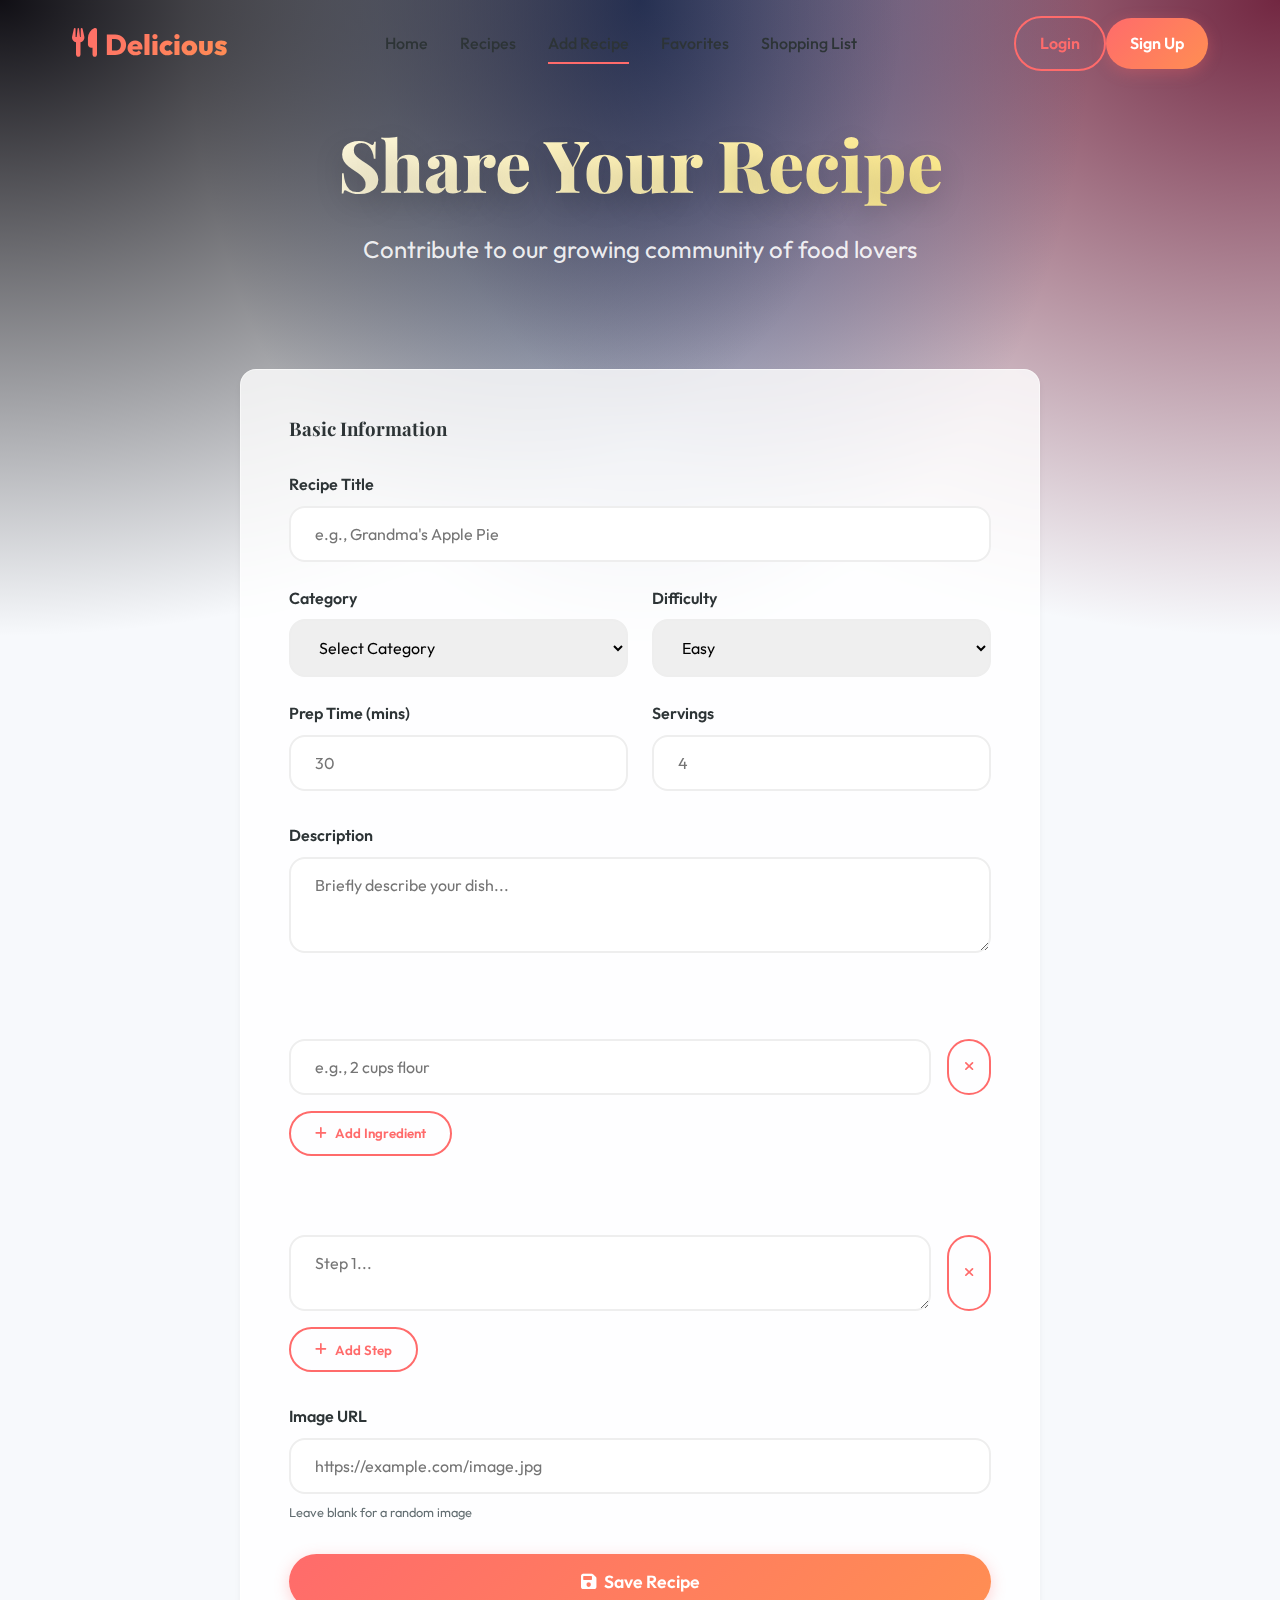
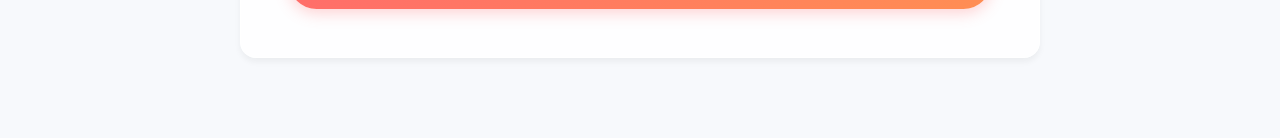
<file: add_recipe.html>
<!DOCTYPE html>
<html lang="en">

<head>
    <meta charset="UTF-8">
    <meta name="viewport" content="width=device-width, initial-scale=1.0">
    <title>Add Recipe - Delicious Recipes</title>
    <link rel="stylesheet" href="https://cdnjs.cloudflare.com/ajax/libs/font-awesome/6.0.0/css/all.min.css">
    <link rel="stylesheet" href="style.css">
    <link rel="icon" href="data:,">
</head>

<body>

    <nav class="navbar">
        <div class="container nav-content">
            <a href="index.html" class="logo">
                <i class="fas fa-utensils"></i> Delicious
            </a>

            <div class="nav-links">
                <a href="index.html" class="nav-link">Home</a>
                <a href="recipes.html" class="nav-link">Recipes</a>
                <a href="add_recipe.html" class="nav-link active">Add Recipe</a>
                <a href="favorites.html" class="nav-link">Favorites</a>
                <a href="shopping-list.html" class="nav-link">Shopping List</a>
            </div>

            <div class="auth-buttons flex-center">
                <a href="login.html" class="btn btn-outline" id="loginLink">Login</a>
                <a href="signup.html" class="btn btn-primary" id="signupLink">Sign Up</a>

                <div class="user-menu" id="userMenu" style="display: none;">
                    <span class="user-name" id="userName"></span>
                    <button onclick="logout()" class="btn btn-outline" style="margin-left: 10px;">Logout</button>
                </div>
            </div>
        </div>
    </nav>

    <div class="hero-small" style="text-align: center; padding: 120px 0 60px;">
        <div class="container">
            <h1 class="hero-title">Share Your Recipe</h1>
            <p class="hero-subtitle">Contribute to our growing community of food lovers</p>
        </div>
    </div>

    <div class="container" style="margin-bottom: 5rem;">
        <form id="addRecipeForm" class="glass-card" style="max-width: 800px; margin: 0 auto; padding: 3rem;">

            <!-- Basic Info -->
            <h3 class="section-title" style="margin-bottom: 2rem;">Basic Information</h3>

            <div style="margin-bottom: 1.5rem;">
                <label style="display: block; margin-bottom: 0.5rem; font-weight: 600;">Recipe Title</label>
                <input type="text" id="recipeTitle" class="input-field" placeholder="e.g., Grandma's Apple Pie"
                    required>
            </div>

            <div class="grid" style="grid-template-columns: 1fr 1fr; gap: 1.5rem; margin-bottom: 1.5rem;">
                <div>
                    <label style="display: block; margin-bottom: 0.5rem; font-weight: 600;">Category</label>
                    <select id="recipeCategory" class="input-field" required>
                        <option value="">Select Category</option>
                        <option value="breakfast">Breakfast</option>
                        <option value="lunch">Lunch</option>
                        <option value="dinner">Dinner</option>
                        <option value="dessert">Dessert</option>
                        <option value="snack">Snack</option>
                    </select>
                </div>
                <div>
                    <label style="display: block; margin-bottom: 0.5rem; font-weight: 600;">Difficulty</label>
                    <select id="recipeDifficulty" class="input-field" required>
                        <option value="easy">Easy</option>
                        <option value="medium">Medium</option>
                        <option value="hard">Hard</option>
                    </select>
                </div>
            </div>

            <div class="grid" style="grid-template-columns: 1fr 1fr; gap: 1.5rem; margin-bottom: 2rem;">
                <div>
                    <label style="display: block; margin-bottom: 0.5rem; font-weight: 600;">Prep Time (mins)</label>
                    <input type="number" id="recipeTime" class="input-field" placeholder="30" required>
                </div>
                <div>
                    <label style="display: block; margin-bottom: 0.5rem; font-weight: 600;">Servings</label>
                    <input type="number" id="recipeServings" class="input-field" placeholder="4" required>
                </div>
            </div>

            <div style="margin-bottom: 2rem;">
                <label style="display: block; margin-bottom: 0.5rem; font-weight: 600;">Description</label>
                <textarea id="recipeDescription" class="input-field" rows="3"
                    placeholder="Briefly describe your dish..." required></textarea>
            </div>

            <!-- Ingredients -->
            <h3 class="section-title" style="margin-bottom: 1.5rem;">Ingredients</h3>
            <div id="ingredientsList" style="margin-bottom: 1rem;">
                <div class="flex" style="gap: 1rem; margin-bottom: 1rem;">
                    <input type="text" class="input-field ingredient-input" placeholder="e.g., 2 cups flour" required>
                    <button type="button" class="btn btn-outline" onclick="removeField(this)" style="padding: 0 1rem;">
                        <i class="fas fa-times"></i>
                    </button>
                </div>
            </div>
            <button type="button" class="btn btn-outline" onclick="addIngredient()" style="margin-bottom: 2rem;">
                <i class="fas fa-plus"></i> Add Ingredient
            </button>

            <!-- Instructions -->
            <h3 class="section-title" style="margin-bottom: 1.5rem;">Instructions</h3>
            <div id="instructionsList" style="margin-bottom: 1rem;">
                <div class="flex" style="gap: 1rem; margin-bottom: 1rem;">
                    <textarea class="input-field instruction-input" rows="2" placeholder="Step 1..."
                        required></textarea>
                    <button type="button" class="btn btn-outline" onclick="removeField(this)"
                        style="padding: 0 1rem; height: auto;">
                        <i class="fas fa-times"></i>
                    </button>
                </div>
            </div>
            <button type="button" class="btn btn-outline" onclick="addInstruction()" style="margin-bottom: 2rem;">
                <i class="fas fa-plus"></i> Add Step
            </button>

            <!-- Image -->
            <div style="margin-bottom: 2rem;">
                <label style="display: block; margin-bottom: 0.5rem; font-weight: 600;">Image URL</label>
                <input type="url" id="recipeImage" class="input-field" placeholder="https://example.com/image.jpg">
                <p style="font-size: 0.8rem; color: var(--gray); margin-top: 0.5rem;">Leave blank for a random image</p>
            </div>

            <button type="submit" class="btn btn-primary"
                style="width: 100%; justify-content: center; font-size: 1.1rem; padding: 1rem;">
                <i class="fas fa-save"></i> Save Recipe
            </button>
        </form>
    </div>

    <script src="main.js"></script>
    <script src="mock-api.js"></script>
    <script src="dark-mode-handler.js"></script>

    <script>
        function addIngredient() {
            const div = document.createElement('div');
            div.className = 'flex';
            div.style.gap = '1rem';
            div.style.marginBottom = '1rem';
            div.innerHTML = `
                <input type="text" class="input-field ingredient-input" placeholder="Ingredient" required>
                <button type="button" class="btn btn-outline" onclick="removeField(this)" style="padding: 0 1rem;">
                    <i class="fas fa-times"></i>
                </button>
            `;
            document.getElementById('ingredientsList').appendChild(div);
        }

        function addInstruction() {
            const div = document.createElement('div');
            div.className = 'flex';
            div.style.gap = '1rem';
            div.style.marginBottom = '1rem';
            div.innerHTML = `
                <textarea class="input-field instruction-input" rows="2" placeholder="Next step..." required></textarea>
                <button type="button" class="btn btn-outline" onclick="removeField(this)" style="padding: 0 1rem; height: auto;">
                    <i class="fas fa-times"></i>
                </button>
            `;
            document.getElementById('instructionsList').appendChild(div);
        }

        function removeField(btn) {
            const list = btn.parentElement.parentElement;
            if (list.children.length > 1) {
                btn.parentElement.remove();
            } else {
                alert('You need at least one item!');
            }
        }

        document.getElementById('addRecipeForm').addEventListener('submit', async (e) => {
            e.preventDefault();

            const btn = e.target.querySelector('button[type="submit"]');
            const originalText = btn.innerHTML;
            btn.innerHTML = '<i class="fas fa-spinner fa-spin"></i> Saving...';
            btn.disabled = true;

            // Collect data
            const ingredients = Array.from(document.querySelectorAll('.ingredient-input')).map(i => i.value).filter(v => v);
            const instructions = Array.from(document.querySelectorAll('.instruction-input')).map(i => i.value).filter(v => v);

            const recipeData = {
                title: document.getElementById('recipeTitle').value,
                category: document.getElementById('recipeCategory').value,
                difficulty: document.getElementById('recipeDifficulty').value,
                time: parseInt(document.getElementById('recipeTime').value),
                servings: parseInt(document.getElementById('recipeServings').value),
                description: document.getElementById('recipeDescription').value,
                image: document.getElementById('recipeImage').value,
                ingredients: ingredients,
                instructions: instructions
            };

            try {
                const result = await window.MockAPI.addRecipe(recipeData);
                if (result.success) {
                    alert('Recipe saved successfully!');
                    window.location.href = 'recipes.html';
                }
            } catch (error) {
                console.error(error);
                alert('Failed to save recipe.');
                btn.innerHTML = originalText;
                btn.disabled = false;
            }
        });
    </script>
</body>

</html>
</file>
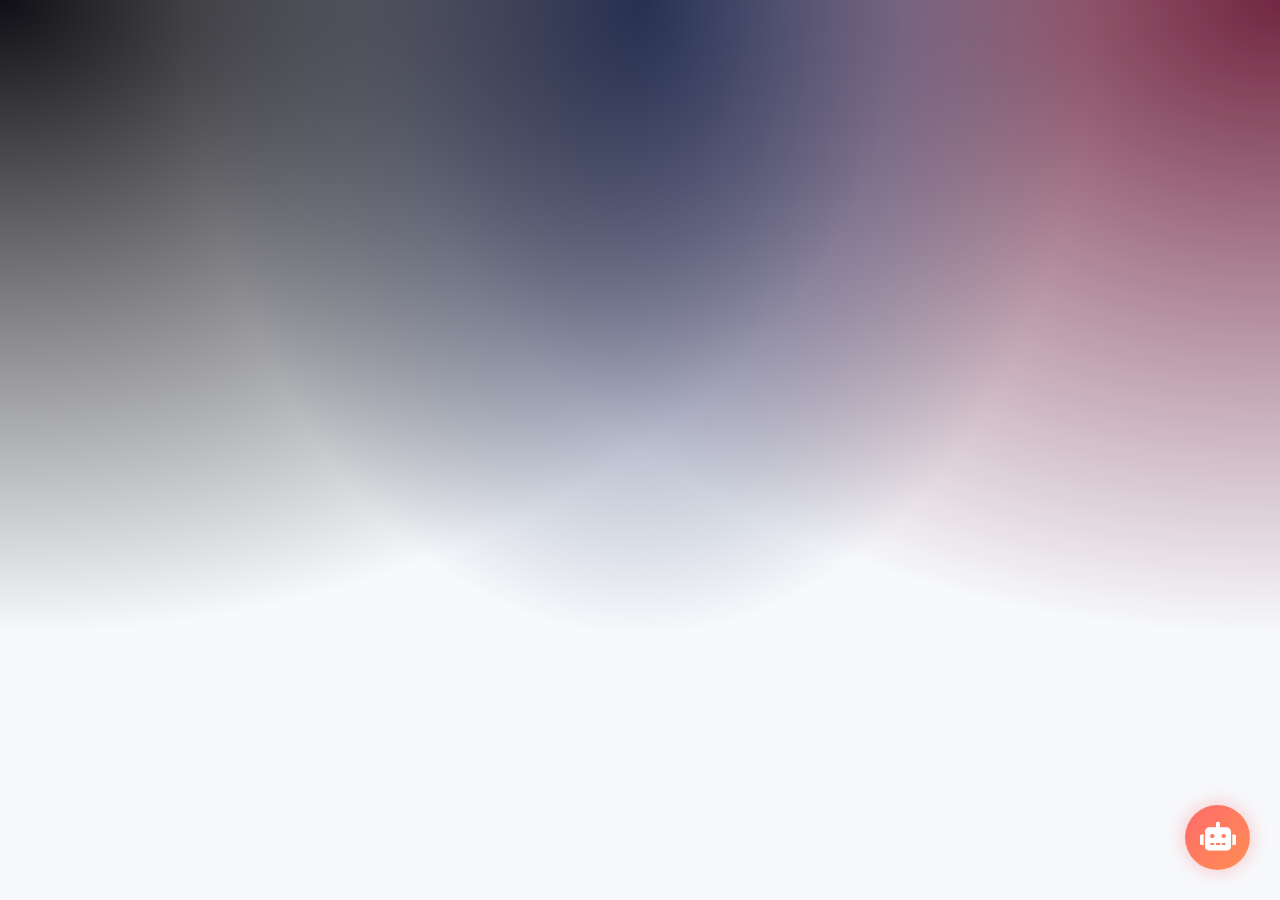
<file: chatbot.html>
<!DOCTYPE html>
<html lang="en">

<head>
    <meta charset="UTF-8">
    <meta name="viewport" content="width=device-width, initial-scale=1.0">
    <title>Recipe Assistant - Delicious Recipes</title>
    <link rel="stylesheet" href="https://cdnjs.cloudflare.com/ajax/libs/font-awesome/6.0.0/css/all.min.css">
    <link rel="stylesheet" href="style.css">
    <style>
        /* Chatbot specific styles that rely on style.css variables */
        .chatbot-container {
            position: fixed;
            bottom: 30px;
            right: 30px;
            width: 380px;
            height: 600px;
            background: rgba(255, 255, 255, 0.95);
            backdrop-filter: blur(20px);
            border-radius: 24px;
            box-shadow: var(--shadow-lg);
            display: flex;
            flex-direction: column;
            z-index: 1000;
            transition: all 0.4s cubic-bezier(0.16, 1, 0.3, 1);
            transform: translateY(120%);
            opacity: 0;
            border: 1px solid rgba(255, 255, 255, 0.5);
        }

        .chatbot-container.open {
            transform: translateY(0);
            opacity: 1;
        }

        .chatbot-header {
            background: var(--gradient-main);
            color: white;
            padding: 1.5rem;
            border-radius: 24px 24px 0 0;
            display: flex;
            align-items: center;
            justify-content: space-between;
            box-shadow: 0 4px 15px rgba(255, 107, 107, 0.3);
        }

        .chatbot-messages {
            flex: 1;
            padding: 1.5rem;
            overflow-y: auto;
            display: flex;
            flex-direction: column;
            gap: 1rem;
            scroll-behavior: smooth;
        }

        .message {
            max-width: 85%;
            padding: 1rem 1.2rem;
            border-radius: 18px;
            font-size: 0.95rem;
            line-height: 1.5;
            animation: slideInUp 0.3s ease-out forwards;
            box-shadow: var(--shadow-sm);
        }

        .message.user {
            background: var(--gradient-main);
            color: white;
            align-self: flex-end;
            border-bottom-right-radius: 4px;
        }

        .message.bot {
            background: white;
            color: var(--dark);
            align-self: flex-start;
            border-bottom-left-radius: 4px;
            border: 1px solid rgba(0, 0, 0, 0.05);
        }

        .chatbot-input {
            padding: 1.2rem;
            background: white;
            border-top: 1px solid rgba(0, 0, 0, 0.05);
            border-radius: 0 0 24px 24px;
        }

        .chatbot-button {
            position: fixed;
            bottom: 30px;
            right: 30px;
            width: 65px;
            height: 65px;
            background: var(--gradient-main);
            color: white;
            border: none;
            border-radius: 50%;
            cursor: pointer;
            font-size: 1.8rem;
            box-shadow: var(--shadow-glow);
            transition: all 0.3s cubic-bezier(0.175, 0.885, 0.32, 1.275);
            z-index: 1001;
            display: flex;
            align-items: center;
            justify-content: center;
        }

        .chatbot-button:hover {
            transform: scale(1.1) rotate(-10deg);
        }

        .chatbot-button.hidden {
            transform: scale(0) rotate(180deg);
            opacity: 0;
            pointer-events: none;
        }

        .quick-action {
            background: white;
            border: 1px solid var(--primary);
            color: var(--primary);
            padding: 0.5rem 1rem;
            border-radius: 20px;
            font-size: 0.85rem;
            cursor: pointer;
            transition: all 0.2s;
            display: inline-block;
            margin: 0.2rem;
            font-weight: 500;
        }

        .quick-action:hover {
            background: var(--primary);
            color: white;
            transform: translateY(-2px);
            box-shadow: 0 4px 10px rgba(255, 107, 107, 0.2);
        }

        /* Typing Indicator */
        .typing-indicator span {
            display: inline-block;
            width: 6px;
            height: 6px;
            background-color: var(--gray);
            border-radius: 50%;
            animation: typing 1.4s infinite both;
            margin: 0 2px;
        }

        .typing-indicator span:nth-child(2) {
            animation-delay: 0.2s;
        }

        .typing-indicator span:nth-child(3) {
            animation-delay: 0.4s;
        }

        @keyframes typing {

            0%,
            80%,
            100% {
                transform: scale(0);
            }

            40% {
                transform: scale(1);
            }
        }

        @keyframes slideInUp {
            from {
                opacity: 0;
                transform: translateY(20px);
            }

            to {
                opacity: 1;
                transform: translateY(0);
            }
        }
    </style>
</head>

<body>

    <!-- Chatbot Button -->
    <button class="chatbot-button" id="chatbotButton">
        <i class="fas fa-robot"></i>
    </button>

    <!-- Chatbot Container -->
    <div class="chatbot-container" id="chatbotContainer">
        <div class="chatbot-header">
            <div style="display: flex; align-items: center; gap: 10px;">
                <div
                    style="width: 40px; height: 40px; background: rgba(255,255,255,0.2); border-radius: 50%; display: flex; align-items: center; justify-content: center;">
                    <i class="fas fa-robot"></i>
                </div>
                <div>
                    <h3 style="font-size: 1.1rem; margin: 0;">Chef Bot</h3>
                    <span style="font-size: 0.8rem; opacity: 0.9;">Online & Ready to Cook</span>
                </div>
            </div>
            <button id="chatbotClose"
                style="background: none; border: none; color: white; font-size: 1.2rem; cursor: pointer; padding: 5px;">
                <i class="fas fa-times"></i>
            </button>
        </div>

        <div class="chatbot-messages" id="chatbotMessages">
            <div class="message bot">
                <p>👋 Bonjour! I'm Chef Bot. How can I help you in the kitchen today?</p>
                <div style="margin-top: 10px;">
                    <span class="quick-action" onclick="sendQuickMessage('Suggest a dinner recipe')">🍽️ Dinner
                        Ideas</span>
                    <span class="quick-action" onclick="sendQuickMessage('Healthy snacks')">🥗 Healthy Snacks</span>
                    <span class="quick-action" onclick="sendQuickMessage('Cooking tips')">💡 Cooking Tips</span>
                </div>
            </div>
        </div>

        <div class="chatbot-input">
            <div style="display: flex; gap: 10px; align-items: center;">
                <input type="text" id="chatbotInput" placeholder="Ask for recipes, tips..."
                    style="flex: 1; padding: 12px 15px; border: 2px solid var(--light); border-radius: 25px; outline: none; transition: border-color 0.3s;">
                <button id="chatbotSend"
                    style="width: 45px; height: 45px; border-radius: 50%; background: var(--gradient-main); color: white; border: none; cursor: pointer; display: flex; align-items: center; justify-content: center; box-shadow: var(--shadow-sm); transition: transform 0.2s;">
                    <i class="fas fa-paper-plane"></i>
                </button>
            </div>
        </div>
    </div>

    <script>
        // Chatbot Logic
        const container = document.getElementById('chatbotContainer');
        const button = document.getElementById('chatbotButton');
        const closeBtn = document.getElementById('chatbotClose');
        const input = document.getElementById('chatbotInput');
        const sendBtn = document.getElementById('chatbotSend');
        const messages = document.getElementById('chatbotMessages');

        function toggleChat() {
            container.classList.toggle('open');
            button.classList.toggle('hidden');
            if (container.classList.contains('open')) input.focus();
        }

        button.addEventListener('click', toggleChat);
        closeBtn.addEventListener('click', toggleChat);

        function addMessage(text, sender) {
            const div = document.createElement('div');
            div.className = `message ${sender}`;
            div.innerHTML = text; // Allow HTML for quick actions
            messages.appendChild(div);
            messages.scrollTop = messages.scrollHeight;
        }

        function showTyping() {
            const div = document.createElement('div');
            div.className = 'message bot typing-msg';
            div.innerHTML = '<div class="typing-indicator"><span></span><span></span><span></span></div>';
            messages.appendChild(div);
            messages.scrollTop = messages.scrollHeight;
            return div;
        }

        async function handleSend() {
            const text = input.value.trim();
            if (!text) return;

            addMessage(text, 'user');
            input.value = '';

            const typing = showTyping();

            // Simulate AI delay
            setTimeout(() => {
                typing.remove();
                const response = generateResponse(text);
                addMessage(response, 'bot');
            }, 1000 + Math.random() * 1000);
        }

        sendBtn.addEventListener('click', handleSend);
        input.addEventListener('keypress', (e) => {
            if (e.key === 'Enter') handleSend();
        });

        window.sendQuickMessage = (text) => {
            input.value = text;
            handleSend();
        };

        function generateResponse(text) {
            text = text.toLowerCase();
            if (text.includes('dinner') || text.includes('recipe')) {
                return `How about a <strong>Grilled Salmon with Herbs</strong>? It's healthy and takes only 20 minutes! <br><br> Would you like the full recipe?`;
            } else if (text.includes('healthy') || text.includes('snack')) {
                return `Try <strong>Apple Slices with Almond Butter</strong> or <strong>Greek Yogurt with Berries</strong>. Both are packed with nutrients!`;
            } else if (text.includes('tip')) {
                return `💡 <strong>Pro Tip:</strong> Always salt your pasta water until it tastes like the ocean. It makes a huge difference!`;
            } else {
                return `That sounds interesting! Tell me more about what ingredients you have, and I can suggest a recipe.`;
            }
        }
    </script>
</body>

</html>
</file>
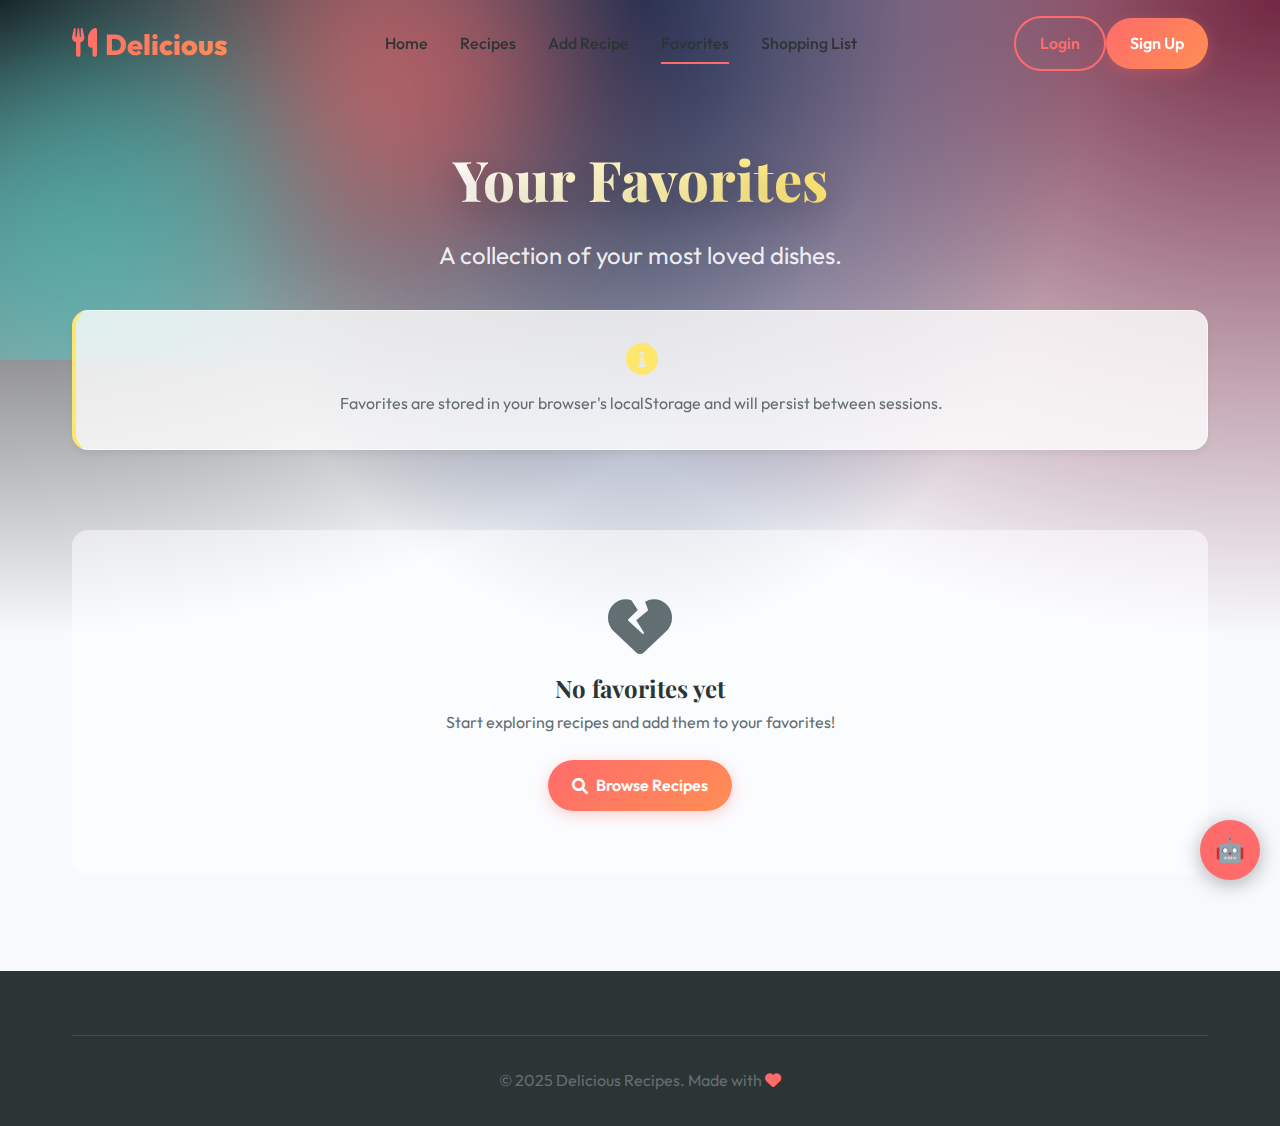
<file: favorites.html>
<!DOCTYPE html>
<html lang="en">

<head>
    <meta charset="UTF-8">
    <meta name="viewport" content="width=device-width, initial-scale=1.0">
    <title>Favorites - Delicious Recipes</title>
    <link rel="stylesheet" href="https://cdnjs.cloudflare.com/ajax/libs/font-awesome/6.0.0/css/all.min.css">
    <link rel="stylesheet" href="style.css">
    <link rel="icon" href="data:,">
</head>

<body>

    <nav class="navbar">
        <div class="container nav-content">
            <a href="index.html" class="logo">
                <i class="fas fa-utensils"></i> Delicious
            </a>

            <div class="nav-links">
                <a href="index.html" class="nav-link">Home</a>
                <a href="recipes.html" class="nav-link">Recipes</a>
                <a href="add_recipe.html" class="nav-link">Add Recipe</a>
                <a href="favorites.html" class="nav-link active">Favorites</a>
                <a href="shopping-list.html" class="nav-link">Shopping List</a>
            </div>

            <div class="auth-buttons flex-center">
                <a href="login.html" class="btn btn-outline" id="loginLink">Login</a>
                <a href="signup.html" class="btn btn-primary" id="signupLink">Sign Up</a>

                <div class="user-menu" id="userMenu" style="display: none;">
                    <span class="user-name" id="userName"></span>
                    <button onclick="logout()" class="btn btn-outline" style="margin-left: 10px;">Logout</button>
                </div>
            </div>
        </div>
    </nav>

    <header class="hero" style="min-height: 40vh; padding-top: 100px;">
        <div class="hero-bg">
            <div class="blob blob-1" style="top: -20%; right: -10%;"></div>
            <div class="blob blob-2" style="bottom: -20%; left: -10%;"></div>
        </div>
        <div class="hero-content">
            <h1 class="hero-title" style="font-size: 3.5rem;">Your Favorites</h1>
            <p class="hero-subtitle">A collection of your most loved dishes.</p>
        </div>
    </header>

    <main class="container" style="margin-top: -50px; position: relative; z-index: 10;">
        <div class="glass-card"
            style="padding: 2rem; margin-bottom: 3rem; text-align: center; border-left: 4px solid var(--accent);">
            <i class="fas fa-info-circle" style="font-size: 2rem; color: var(--accent); margin-bottom: 1rem;"></i>
            <p style="color: var(--gray);">Favorites are stored in your browser's localStorage and will persist between
                sessions.</p>
        </div>

        <section class="recipe-grid" id="favoritesGrid">
            <div class="loading-spinner" style="grid-column: 1/-1; text-align: center; padding: 3rem;">
                <i class="fas fa-spinner fa-spin fa-3x" style="color: var(--primary);"></i>
            </div>
        </section>
    </main>

    <footer>
        <div class="container">
            <div class="footer-bottom">
                <p>&copy; 2025 Delicious Recipes. Made with <i class="fas fa-heart" style="color: var(--primary);"></i>
                </p>
            </div>
        </div>
    </footer>

    <script src="main.js"></script>
    <script src="mock-api.js"></script>
    <script src="dark-mode-handler.js"></script>
    <script src="simple-chatbot.js"></script>

    <script>
        // Auth Logic
        function checkAuthStatus() {
            const session = JSON.parse(localStorage.getItem('userSession') || sessionStorage.getItem('userSession') || 'null');
            const loginLink = document.getElementById('loginLink');
            const signupLink = document.getElementById('signupLink');
            const userMenu = document.getElementById('userMenu');
            const userName = document.getElementById('userName');

            if (session) {
                loginLink.style.display = 'none';
                signupLink.style.display = 'none';
                userMenu.style.display = 'flex';
                userName.textContent = session.name;
            } else {
                loginLink.style.display = 'flex';
                signupLink.style.display = 'flex';
                userMenu.style.display = 'none';
            }
        }

        function logout() {
            localStorage.removeItem('userSession');
            sessionStorage.removeItem('userSession');
            window.location.reload();
        }

        document.addEventListener('DOMContentLoaded', checkAuthStatus);

        function getFavorites() {
            try {
                return JSON.parse(localStorage.getItem('favorites') || '[]');
            } catch (_) {
                return [];
            }
        }

        async function fetchRecipe(id) {
            try {
                const data = await window.MockAPI.getRecipe(id);
                return { recipe: data };
            } catch (error) {
                // Return mock data if API fails
                return {
                    recipe: {
                        id: id,
                        title: "Mock Recipe " + id,
                        image: "https://placehold.co/600x400/ff6b6b/white?text=Recipe",
                        time: "30 min",
                        servings: 4,
                        difficulty: "medium"
                    }
                };
            }
        }

        async function renderFavorites() {
            const grid = document.getElementById('favoritesGrid');
            const ids = getFavorites();

            if (ids.length === 0) {
                grid.innerHTML = `
                    <div style="grid-column: 1/-1; text-align: center; padding: 4rem 2rem; background: rgba(255,255,255,0.5); border-radius: var(--radius-md);">
                        <i class="fas fa-heart-broken" style="font-size: 4rem; color: var(--gray); margin-bottom: 1rem;"></i>
                        <h3 style="font-size: 1.5rem; margin-bottom: 0.5rem;">No favorites yet</h3>
                        <p style="color: var(--gray); margin-bottom: 1.5rem;">Start exploring recipes and add them to your favorites!</p>
                        <a href="recipes.html" class="btn btn-primary">
                            <i class="fas fa-search"></i> Browse Recipes
                        </a>
                    </div>
                `;
                return;
            }

            grid.innerHTML = '';

            for (const id of ids) {
                try {
                    const data = await fetchRecipe(id);
                    const r = data.recipe;

                    const div = document.createElement('div');
                    div.className = 'glass-card recipe-card';

                    const img = r.image ? r.image : 'https://placehold.co/600x400/ff6b6b/white?text=Recipe';
                    const difficultyEmoji = {
                        'easy': '😊',
                        'medium': '🤔',
                        'hard': '😤'
                    };

                    div.innerHTML = `
                        <img src="${img}" alt="${r.title}" class="recipe-card-img">
                        <div class="recipe-card-content">
                            <h3 style="font-size: 1.3rem; margin-bottom: 1rem;">${r.title}</h3>
                            <div class="flex-between" style="color: var(--gray); font-size: 0.9rem; margin-bottom: 1.5rem;">
                                <span><i class="fas fa-clock"></i> ${r.time} min</span>
                                <span><i class="fas fa-users"></i> ${r.servings}</span>
                                <span>${difficultyEmoji[r.difficulty] || '🤔'} ${r.difficulty}</span>
                            </div>
                            <a href="recipe.html?id=${r.id}" class="btn btn-outline" style="width: 100%; justify-content: center;">
                                <i class="fas fa-eye"></i> View Details
                            </a>
                        </div>
                    `;
                    grid.appendChild(div);
                } catch (error) {
                    console.error(`Failed to load recipe ${id}:`, error);
                }
            }
        }

        // Initial load
        renderFavorites();

        // Listen for storage changes
        window.addEventListener('storage', function (e) {
            if (e.key === 'favorites') {
                renderFavorites();
            }
        });
    </script>
</body>

</html>
</file>
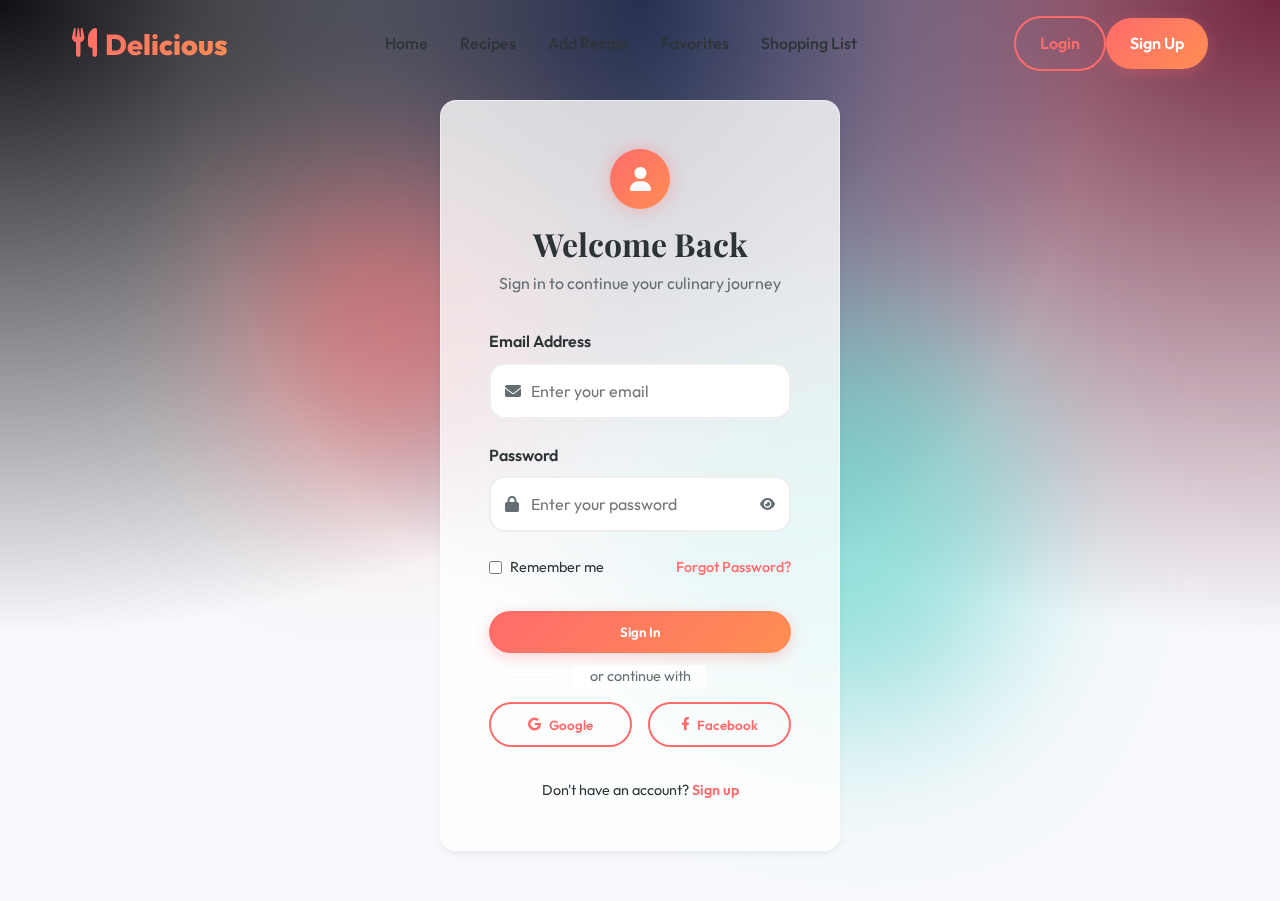
<file: login.html>
<!DOCTYPE html>
<html lang="en">

<head>
    <meta charset="UTF-8">
    <meta name="viewport" content="width=device-width, initial-scale=1.0">
    <title>Login - Delicious Recipes</title>
    <link rel="stylesheet" href="https://cdnjs.cloudflare.com/ajax/libs/font-awesome/6.0.0/css/all.min.css">
    <link rel="stylesheet" href="style.css">
    <link rel="icon" href="data:,">
</head>

<body>

    <nav class="navbar">
        <div class="container nav-content">
            <a href="index.html" class="logo">
                <i class="fas fa-utensils"></i> Delicious
            </a>

            <div class="nav-links">
                <a href="index.html" class="nav-link">Home</a>
                <a href="recipes.html" class="nav-link">Recipes</a>
                <a href="add_recipe.html" class="nav-link">Add Recipe</a>
                <a href="favorites.html" class="nav-link">Favorites</a>
                <a href="shopping-list.html" class="nav-link">Shopping List</a>
            </div>

            <div class="auth-buttons flex-center">
                <a href="login.html" class="btn btn-outline active" id="loginLink">Login</a>
                <a href="signup.html" class="btn btn-primary" id="signupLink">Sign Up</a>
            </div>
        </div>
    </nav>

    <div
        style="min-height: 100vh; display: flex; align-items: center; justify-content: center; padding: 100px 20px 50px; position: relative; overflow: hidden;">
        <!-- Background Blobs -->
        <div class="blob blob-1" style="top: 20%; left: 20%;"></div>
        <div class="blob blob-2" style="bottom: 20%; right: 20%;"></div>

        <div class="glass-card" style="width: 100%; max-width: 400px; padding: 3rem; position: relative; z-index: 10;">
            <div style="text-align: center; margin-bottom: 2rem;">
                <div
                    style="width: 60px; height: 60px; background: var(--gradient-main); border-radius: 50%; display: flex; align-items: center; justify-content: center; margin: 0 auto 1rem; color: white; font-size: 1.5rem; box-shadow: var(--shadow-glow);">
                    <i class="fas fa-user"></i>
                </div>
                <h2 style="font-family: 'Playfair Display', serif; font-size: 2rem; margin-bottom: 0.5rem;">Welcome Back
                </h2>
                <p style="color: var(--gray);">Sign in to continue your culinary journey</p>
            </div>

            <form id="loginForm">
                <div style="margin-bottom: 1.5rem;">
                    <label style="display: block; margin-bottom: 0.5rem; font-weight: 600;">Email Address</label>
                    <div style="position: relative;">
                        <input type="email" id="email" class="input-field" placeholder="Enter your email"
                            style="padding-left: 2.5rem;" required>
                        <i class="fas fa-envelope"
                            style="position: absolute; left: 1rem; top: 50%; transform: translateY(-50%); color: var(--gray);"></i>
                    </div>
                </div>

                <div style="margin-bottom: 1.5rem;">
                    <label style="display: block; margin-bottom: 0.5rem; font-weight: 600;">Password</label>
                    <div style="position: relative;">
                        <input type="password" id="password" class="input-field" placeholder="Enter your password"
                            style="padding-left: 2.5rem;" required>
                        <i class="fas fa-lock"
                            style="position: absolute; left: 1rem; top: 50%; transform: translateY(-50%); color: var(--gray);"></i>
                        <button type="button" onclick="togglePassword()"
                            style="position: absolute; right: 1rem; top: 50%; transform: translateY(-50%); background: none; border: none; color: var(--gray); cursor: pointer;">
                            <i class="fas fa-eye" id="toggleIcon"></i>
                        </button>
                    </div>
                </div>

                <div class="flex-between" style="margin-bottom: 2rem; font-size: 0.9rem;">
                    <label class="flex" style="gap: 0.5rem; cursor: pointer;">
                        <input type="checkbox" id="rememberMe" style="accent-color: var(--primary);">
                        <span>Remember me</span>
                    </label>
                    <a href="#" style="color: var(--primary); text-decoration: none; font-weight: 500;">Forgot
                        Password?</a>
                </div>

                <button type="submit" class="btn btn-primary"
                    style="width: 100%; justify-content: center; margin-bottom: 1.5rem;">
                    Sign In
                </button>

                <div style="text-align: center; margin-bottom: 1.5rem; position: relative;">
                    <hr style="border: none; border-top: 1px solid var(--light);">
                    <span
                        style="position: absolute; top: 50%; left: 50%; transform: translate(-50%, -50%); background: rgba(255,255,255,0.8); padding: 0 1rem; color: var(--gray); font-size: 0.9rem;">or
                        continue with</span>
                </div>

                <div class="grid" style="grid-template-columns: 1fr 1fr; gap: 1rem; margin-bottom: 2rem;">
                    <button type="button" class="btn btn-outline" style="justify-content: center;">
                        <i class="fab fa-google"></i> Google
                    </button>
                    <button type="button" class="btn btn-outline" style="justify-content: center;">
                        <i class="fab fa-facebook-f"></i> Facebook
                    </button>
                </div>

                <p style="text-align: center; font-size: 0.9rem;">
                    Don't have an account? <a href="signup.html"
                        style="color: var(--primary); text-decoration: none; font-weight: 600;">Sign up</a>
                </p>
            </form>
        </div>
    </div>

    <script src="main.js"></script>
    <script src="dark-mode-handler.js"></script>

    <script>
        function togglePassword() {
            const input = document.getElementById('password');
            const icon = document.getElementById('toggleIcon');
            if (input.type === 'password') {
                input.type = 'text';
                icon.classList.remove('fa-eye');
                icon.classList.add('fa-eye-slash');
            } else {
                input.type = 'password';
                icon.classList.remove('fa-eye-slash');
                icon.classList.add('fa-eye');
            }
        }

        document.getElementById('loginForm').addEventListener('submit', async (e) => {
            e.preventDefault();
            const btn = e.target.querySelector('button[type="submit"]');
            const originalText = btn.innerHTML;

            btn.innerHTML = '<i class="fas fa-spinner fa-spin"></i> Signing In...';
            btn.disabled = true;

            const email = document.getElementById('email').value;

            // Simulate API call
            await new Promise(r => setTimeout(r, 1500));

            // Create dummy session
            const session = {
                name: email.split('@')[0],
                email: email,
                avatar: `https://ui-avatars.com/api/?name=${email.split('@')[0]}&background=FF6B6B&color=fff`
            };

            localStorage.setItem('userSession', JSON.stringify(session));
            window.location.href = 'index.html';
        });

        // Check if already logged in
        if (localStorage.getItem('userSession')) {
            window.location.href = 'index.html';
        }
    </script>
</body>

</html>
</file>
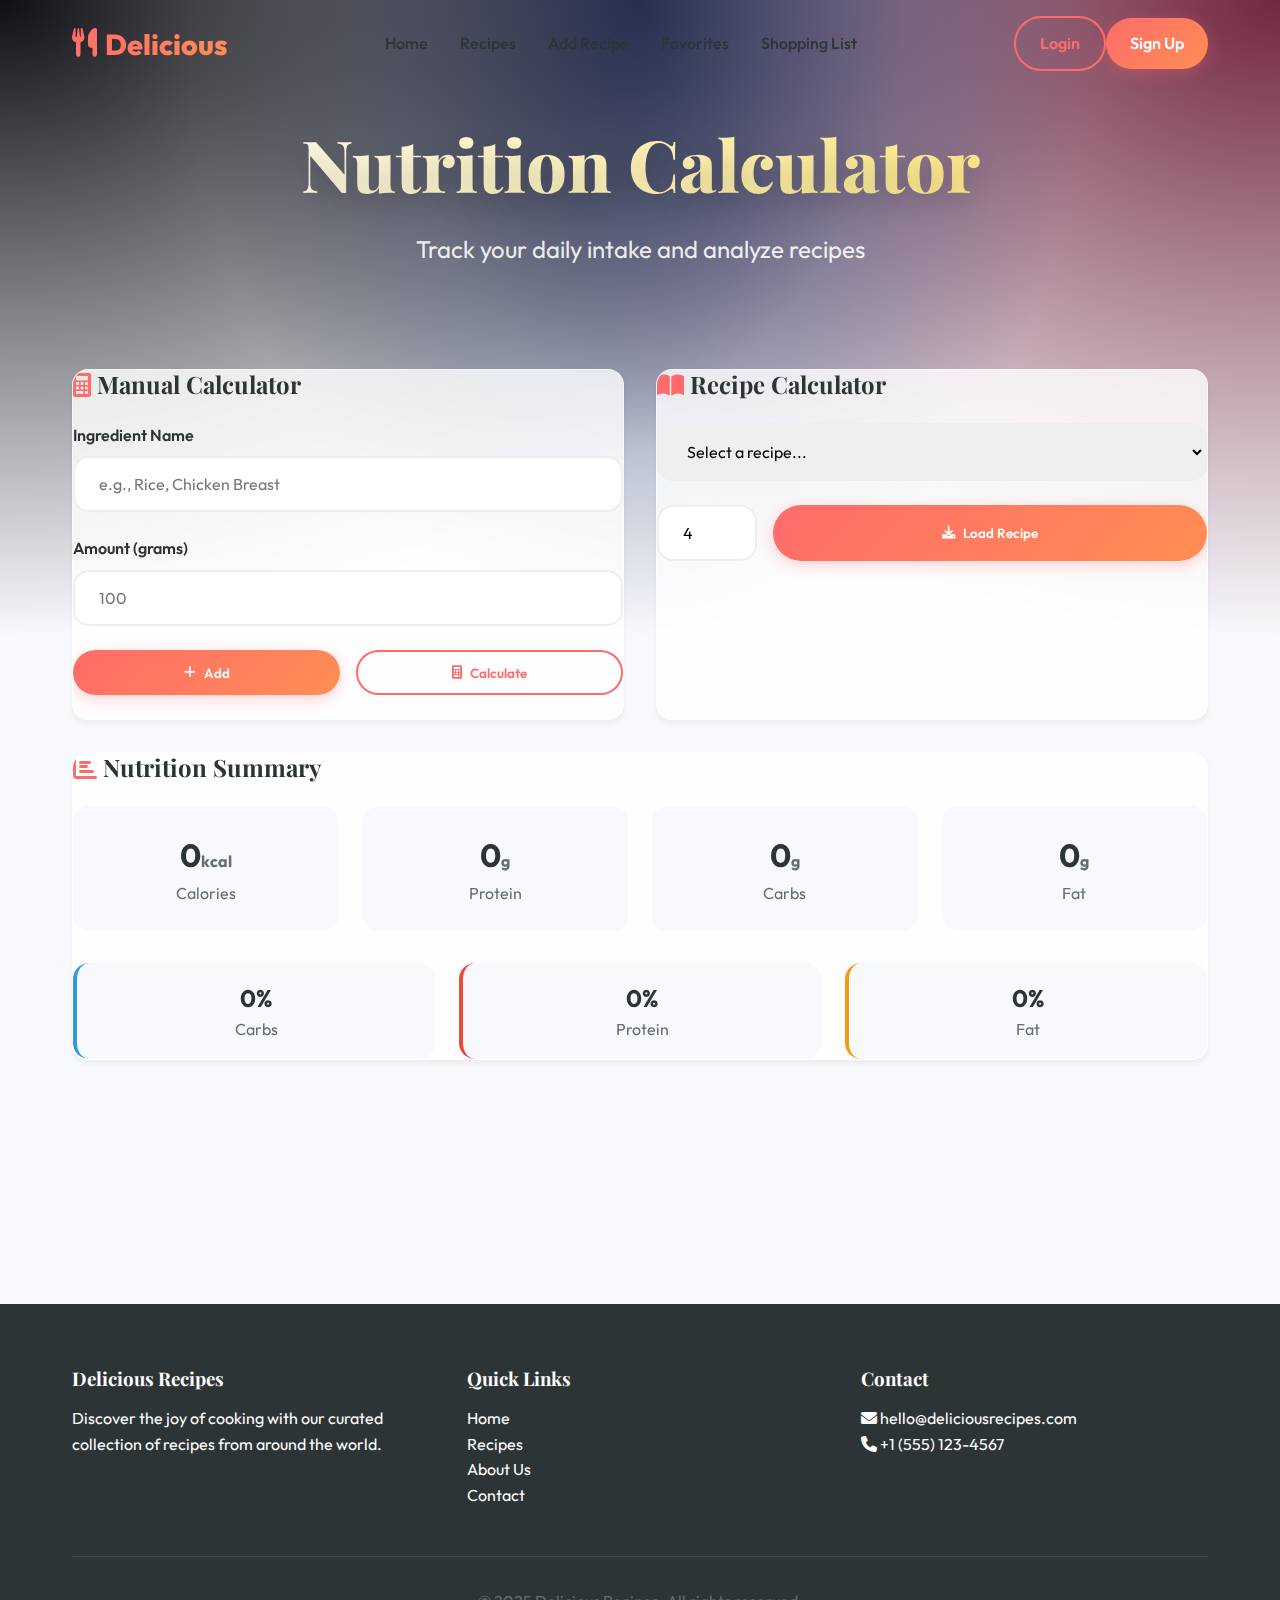
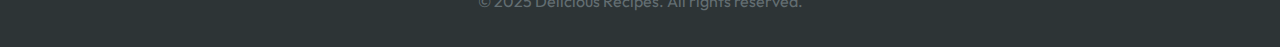
<file: nutrition-calculator.html>
<!DOCTYPE html>
<html lang="en">

<head>
    <meta charset="UTF-8">
    <meta name="viewport" content="width=device-width, initial-scale=1.0">
    <title>Nutrition Calculator - Delicious Recipes</title>
    <link rel="stylesheet" href="https://cdnjs.cloudflare.com/ajax/libs/font-awesome/6.0.0/css/all.min.css">
    <link rel="stylesheet" href="style.css">
    <link rel="icon" href="data:,">
</head>

<body>

    <nav class="navbar">
        <div class="container nav-content">
            <a href="index.html" class="logo">
                <i class="fas fa-utensils"></i> Delicious
            </a>

            <div class="nav-links">
                <a href="index.html" class="nav-link">Home</a>
                <a href="recipes.html" class="nav-link">Recipes</a>
                <a href="add_recipe.html" class="nav-link">Add Recipe</a>
                <a href="favorites.html" class="nav-link">Favorites</a>
                <a href="shopping-list.html" class="nav-link">Shopping List</a>
            </div>

            <div class="auth-buttons flex-center">
                <a href="login.html" class="btn btn-outline" id="loginLink">Login</a>
                <a href="signup.html" class="btn btn-primary" id="signupLink">Sign Up</a>

                <div class="user-menu" id="userMenu" style="display: none;">
                    <span class="user-name" id="userName"></span>
                    <button onclick="logout()" class="btn btn-outline" style="margin-left: 10px;">Logout</button>
                </div>
            </div>
        </div>
    </nav>

    <div class="hero-small" style="text-align: center; padding: 120px 0 60px;">
        <div class="container">
            <h1 class="hero-title">Nutrition Calculator</h1>
            <p class="hero-subtitle">Track your daily intake and analyze recipes</p>
        </div>
    </div>

    <div class="container" style="margin-bottom: 5rem;">
        <div class="grid" style="grid-template-columns: 1fr 1fr; gap: 2rem; margin-bottom: 2rem;">
            <!-- Manual Calculator -->
            <div class="glass-card">
                <h2 class="section-title" style="margin-bottom: 1.5rem;">
                    <i class="fas fa-calculator" style="color: var(--primary);"></i> Manual Calculator
                </h2>

                <div style="margin-bottom: 1.5rem;">
                    <label style="display: block; margin-bottom: 0.5rem; font-weight: 600;">Ingredient Name</label>
                    <input type="text" id="ingredientName" class="input-field" placeholder="e.g., Rice, Chicken Breast">
                </div>

                <div style="margin-bottom: 1.5rem;">
                    <label style="display: block; margin-bottom: 0.5rem; font-weight: 600;">Amount (grams)</label>
                    <input type="number" id="ingredientAmount" class="input-field" placeholder="100" step="0.1">
                </div>

                <div class="grid" style="grid-template-columns: 1fr 1fr; gap: 1rem;">
                    <button id="addIngredientBtn" class="btn btn-primary" style="justify-content: center;">
                        <i class="fas fa-plus"></i> Add
                    </button>
                    <button id="calculateBtn" class="btn btn-outline" style="justify-content: center;">
                        <i class="fas fa-calculator"></i> Calculate
                    </button>
                </div>

                <div id="ingredientList" style="margin-top: 1.5rem; max-height: 200px; overflow-y: auto;">
                    <!-- Added ingredients will appear here -->
                </div>
            </div>

            <!-- Recipe Calculator -->
            <div class="glass-card">
                <h2 class="section-title" style="margin-bottom: 1.5rem;">
                    <i class="fas fa-book-open" style="color: var(--primary);"></i> Recipe Calculator
                </h2>

                <div style="display: flex; gap: 1rem; margin-bottom: 1.5rem;">
                    <select id="recipeSelect" class="input-field" style="flex: 1;">
                        <option value="">Select a recipe...</option>
                    </select>
                </div>

                <div style="display: flex; gap: 1rem; margin-bottom: 1.5rem;">
                    <input type="number" id="recipeServings" class="input-field" placeholder="Servings" value="4"
                        style="width: 100px;">
                    <button id="loadRecipeBtn" class="btn btn-primary" style="flex: 1; justify-content: center;">
                        <i class="fas fa-download"></i> Load Recipe
                    </button>
                </div>

                <div id="recipeNutritionDisplay">
                    <!-- Recipe nutrition will appear here -->
                </div>
            </div>
        </div>

        <!-- Nutrition Results -->
        <div class="glass-card" style="margin-bottom: 2rem;">
            <h2 class="section-title" style="margin-bottom: 1.5rem;">
                <i class="fas fa-chart-bar" style="color: var(--primary);"></i> Nutrition Summary
            </h2>

            <div class="grid"
                style="grid-template-columns: repeat(auto-fit, minmax(150px, 1fr)); gap: 1.5rem; text-align: center;">
                <div style="background: var(--light); padding: 1.5rem; border-radius: var(--radius-md);">
                    <div style="font-size: 2rem; font-weight: 700; color: var(--dark);">0<span
                            style="font-size: 1rem; color: var(--gray);">kcal</span></div>
                    <div style="color: var(--gray);">Calories</div>
                </div>
                <div style="background: var(--light); padding: 1.5rem; border-radius: var(--radius-md);">
                    <div style="font-size: 2rem; font-weight: 700; color: var(--dark);">0<span
                            style="font-size: 1rem; color: var(--gray);">g</span></div>
                    <div style="color: var(--gray);">Protein</div>
                </div>
                <div style="background: var(--light); padding: 1.5rem; border-radius: var(--radius-md);">
                    <div style="font-size: 2rem; font-weight: 700; color: var(--dark);">0<span
                            style="font-size: 1rem; color: var(--gray);">g</span></div>
                    <div style="color: var(--gray);">Carbs</div>
                </div>
                <div style="background: var(--light); padding: 1.5rem; border-radius: var(--radius-md);">
                    <div style="font-size: 2rem; font-weight: 700; color: var(--dark);">0<span
                            style="font-size: 1rem; color: var(--gray);">g</span></div>
                    <div style="color: var(--gray);">Fat</div>
                </div>
            </div>

            <!-- Macro Distribution -->
            <div class="grid" style="grid-template-columns: repeat(3, 1fr); gap: 1.5rem; margin-top: 2rem;">
                <div
                    style="background: var(--light); padding: 1rem; border-radius: var(--radius-md); text-align: center; border-left: 4px solid #3498db;">
                    <div style="font-size: 1.5rem; font-weight: 700;">0%</div>
                    <div style="color: var(--gray);">Carbs</div>
                </div>
                <div
                    style="background: var(--light); padding: 1rem; border-radius: var(--radius-md); text-align: center; border-left: 4px solid #e74c3c;">
                    <div style="font-size: 1.5rem; font-weight: 700;">0%</div>
                    <div style="color: var(--gray);">Protein</div>
                </div>
                <div
                    style="background: var(--light); padding: 1rem; border-radius: var(--radius-md); text-align: center; border-left: 4px solid #f39c12;">
                    <div style="font-size: 1.5rem; font-weight: 700;">0%</div>
                    <div style="color: var(--gray);">Fat</div>
                </div>
            </div>
        </div>

        <!-- Daily Summary -->
        <div class="glass-card">
            <h2 class="section-title" style="margin-bottom: 1.5rem;">
                <i class="fas fa-calendar-day" style="color: var(--primary);"></i> Daily Summary
            </h2>
            <div class="grid" style="grid-template-columns: repeat(4, 1fr); gap: 1.5rem; text-align: center;">
                <div>
                    <div style="font-size: 2rem; font-weight: 700; color: var(--primary);">2,000</div>
                    <div style="color: var(--gray);">Target</div>
                </div>
                <div>
                    <div style="font-size: 2rem; font-weight: 700; color: var(--secondary);">0</div>
                    <div style="color: var(--gray);">Consumed</div>
                </div>
                <div>
                    <div style="font-size: 2rem; font-weight: 700; color: var(--accent);">0%</div>
                    <div style="color: var(--gray);">Daily Goal</div>
                </div>
                <div>
                    <div style="font-size: 2rem; font-weight: 700; color: #2ecc71;">Good</div>
                    <div style="color: var(--gray);">Balance</div>
                </div>
            </div>
        </div>
    </div>

    <footer class="footer">
        <div class="container">
            <div class="footer-content">
                <div class="footer-section">
                    <h3>Delicious Recipes</h3>
                    <p>Discover the joy of cooking with our curated collection of recipes from around the world.</p>
                </div>
                <div class="footer-section">
                    <h3>Quick Links</h3>
                    <ul class="footer-links">
                        <li><a href="index.html">Home</a></li>
                        <li><a href="recipes.html">Recipes</a></li>
                        <li><a href="about.html">About Us</a></li>
                        <li><a href="contact.html">Contact</a></li>
                    </ul>
                </div>
                <div class="footer-section">
                    <h3>Contact</h3>
                    <p><i class="fas fa-envelope"></i> hello@deliciousrecipes.com</p>
                    <p><i class="fas fa-phone"></i> +1 (555) 123-4567</p>
                </div>
            </div>
            <div class="footer-bottom">
                <p>&copy; 2025 Delicious Recipes. All rights reserved.</p>
            </div>
        </div>
    </footer>

    <script src="main.js"></script>
    <script src="mock-api.js"></script>
    <script src="dark-mode-handler.js"></script>

    <script>
        // Populate recipe select
        document.addEventListener('DOMContentLoaded', async () => {
            const select = document.getElementById('recipeSelect');
            try {
                // Fetch all recipes (simulated)
                const recipes = [
                    { id: 1, title: 'Spaghetti Carbonara' },
                    { id: 2, title: 'Chicken Tikka Masala' },
                    { id: 3, title: 'Vegetable Stir Fry' }
                ];

                recipes.forEach(r => {
                    const option = document.createElement('option');
                    option.value = r.id;
                    option.textContent = r.title;
                    select.appendChild(option);
                });
            } catch (e) {
                console.error('Failed to load recipes', e);
            }
        });

        document.getElementById('addIngredientBtn').addEventListener('click', () => {
            const name = document.getElementById('ingredientName').value;
            const amount = document.getElementById('ingredientAmount').value;

            if (!name || !amount) return;

            const list = document.getElementById('ingredientList');
            const item = document.createElement('div');
            item.style.padding = '0.5rem';
            item.style.borderBottom = '1px solid var(--light)';
            item.style.display = 'flex';
            item.style.justifyContent = 'space-between';
            item.innerHTML = `
                <span>${name} (${amount}g)</span>
                <button onclick="this.parentElement.remove()" style="background: none; border: none; color: var(--primary); cursor: pointer;">
                    <i class="fas fa-times"></i>
                </button>
            `;
            list.appendChild(item);

            // Clear inputs
            document.getElementById('ingredientName').value = '';
            document.getElementById('ingredientAmount').value = '';
        });

        document.getElementById('calculateBtn').addEventListener('click', () => {
            // Simulate calculation
            alert('Calculation logic would run here!');
        });
    </script>
</body>

</html>
</file>
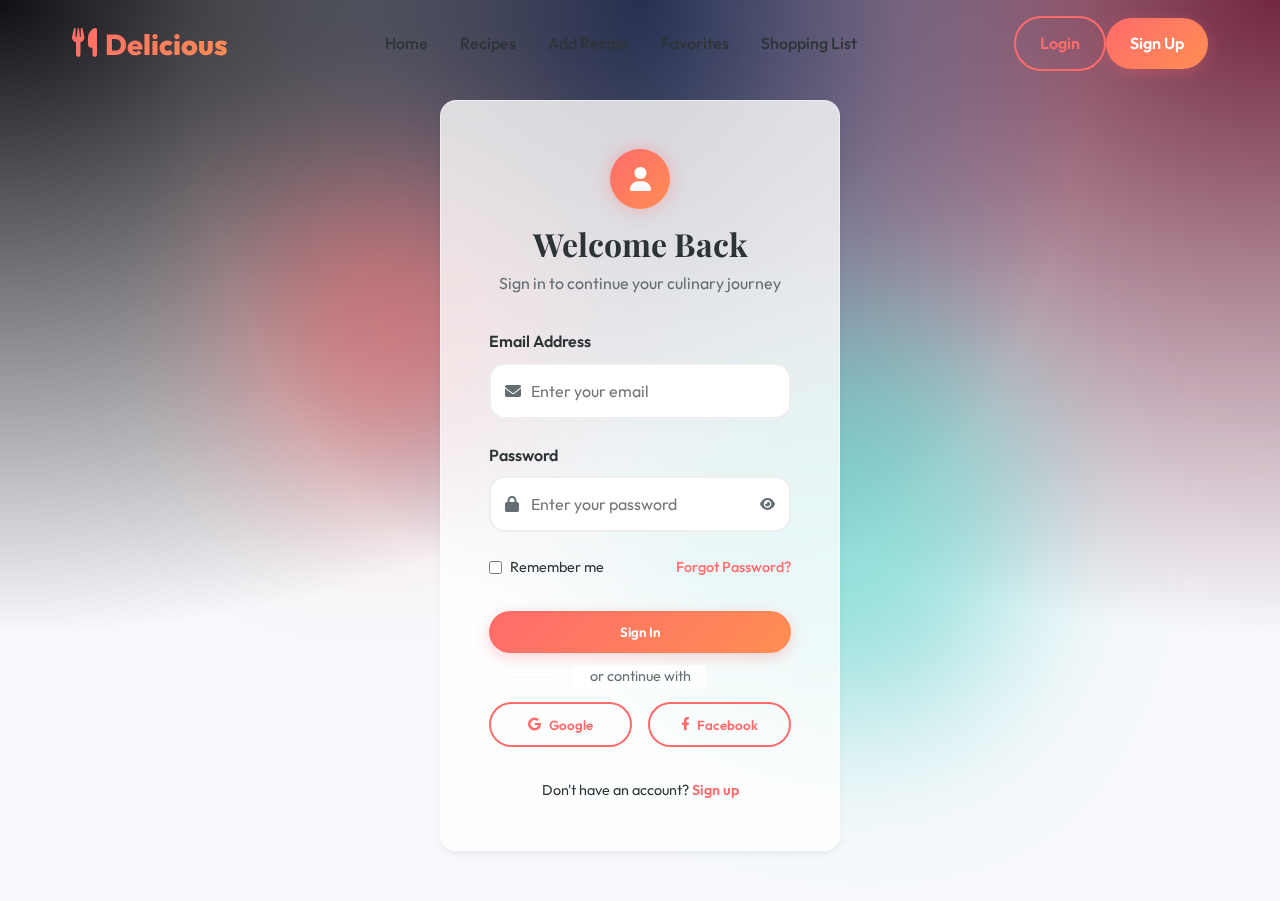
<file: profile.html>
<!DOCTYPE html>
<html lang="en">

<head>
    <meta charset="UTF-8">
    <meta name="viewport" content="width=device-width, initial-scale=1.0">
    <title>My Profile - Delicious Recipes</title>
    <link rel="stylesheet" href="https://cdnjs.cloudflare.com/ajax/libs/font-awesome/6.0.0/css/all.min.css">
    <link rel="stylesheet" href="style.css">
    <link rel="icon" href="data:,">
</head>

<body>

    <nav class="navbar">
        <div class="container nav-content">
            <a href="index.html" class="logo">
                <i class="fas fa-utensils"></i> Delicious
            </a>

            <div class="nav-links">
                <a href="index.html" class="nav-link">Home</a>
                <a href="recipes.html" class="nav-link">Recipes</a>
                <a href="add_recipe.html" class="nav-link">Add Recipe</a>
                <a href="favorites.html" class="nav-link">Favorites</a>
                <a href="shopping-list.html" class="nav-link">Shopping List</a>
            </div>

            <div class="auth-buttons flex-center">
                <a href="login.html" class="btn btn-outline" id="loginLink">Login</a>
                <a href="signup.html" class="btn btn-primary" id="signupLink">Sign Up</a>

                <div class="user-menu" id="userMenu" style="display: none;">
                    <span class="user-name" id="userName"></span>
                    <button onclick="logout()" class="btn btn-outline" style="margin-left: 10px;">Logout</button>
                </div>
            </div>
        </div>
    </nav>

    <div class="hero-small" style="text-align: center; padding: 120px 0 60px;">
        <div class="container">
            <h1 class="hero-title">My Profile</h1>
            <p class="hero-subtitle">Manage your account and preferences</p>
        </div>
    </div>

    <div class="container" style="margin-bottom: 5rem;">
        <div class="grid" style="grid-template-columns: 1fr 2fr; gap: 2rem;">
            <!-- Profile Card -->
            <div class="glass-card" style="text-align: center; padding: 2rem;">
                <div
                    style="width: 120px; height: 120px; background: var(--gradient-main); border-radius: 50%; display: flex; align-items: center; justify-content: center; margin: 0 auto 1.5rem; color: white; font-size: 3rem; box-shadow: var(--shadow-glow); position: relative; overflow: hidden;">
                    <img id="profileAvatarImg" src="" alt="Profile"
                        style="width: 100%; height: 100%; object-fit: cover; display: none;">
                    <i class="fas fa-user" id="profileAvatarIcon"></i>
                </div>
                <h2 id="profileName"
                    style="font-family: 'Playfair Display', serif; font-size: 1.8rem; margin-bottom: 0.5rem;">Loading...
                </h2>
                <p id="profileEmail" style="color: var(--gray); margin-bottom: 2rem;">Loading...</p>

                <div class="grid" style="grid-template-columns: 1fr 1fr 1fr; gap: 1rem; margin-bottom: 2rem;">
                    <div style="background: var(--light); padding: 1rem; border-radius: var(--radius-sm);">
                        <div id="recipesCount" style="font-size: 1.5rem; font-weight: 700; color: var(--primary);">0
                        </div>
                        <div style="font-size: 0.8rem; color: var(--gray);">Recipes</div>
                    </div>
                    <div style="background: var(--light); padding: 1rem; border-radius: var(--radius-sm);">
                        <div id="favoritesCount" style="font-size: 1.5rem; font-weight: 700; color: var(--primary);">0
                        </div>
                        <div style="font-size: 0.8rem; color: var(--gray);">Favorites</div>
                    </div>
                    <div style="background: var(--light); padding: 1rem; border-radius: var(--radius-sm);">
                        <div id="reviewsCount" style="font-size: 1.5rem; font-weight: 700; color: var(--primary);">0
                        </div>
                        <div style="font-size: 0.8rem; color: var(--gray);">Reviews</div>
                    </div>
                </div>

                <div class="flex-center" style="gap: 1rem; flex-wrap: wrap;">
                    <button class="btn btn-primary" onclick="editProfile()" style="width: 100%;">
                        <i class="fas fa-edit"></i> Edit Profile
                    </button>
                    <button class="btn btn-outline" onclick="changePassword()" style="width: 100%;">
                        <i class="fas fa-key"></i> Change Password
                    </button>
                </div>
            </div>

            <!-- Right Column -->
            <div style="display: flex; flex-direction: column; gap: 2rem;">
                <!-- Recent Activity -->
                <div class="glass-card">
                    <h3 class="section-title" style="margin-bottom: 1.5rem;">
                        <i class="fas fa-clock" style="color: var(--primary);"></i> Recent Activity
                    </h3>
                    <ul id="activityList" style="list-style: none;">
                        <!-- Activity items will be injected here -->
                    </ul>
                </div>

                <!-- Settings -->
                <div class="glass-card">
                    <h3 class="section-title" style="margin-bottom: 1.5rem;">
                        <i class="fas fa-cog" style="color: var(--primary);"></i> Account Settings
                    </h3>

                    <div class="flex-between" style="padding: 1rem 0; border-bottom: 1px solid var(--light);">
                        <div>
                            <div style="font-weight: 600;">Email Notifications</div>
                            <div style="font-size: 0.9rem; color: var(--gray);">Receive updates about new recipes</div>
                        </div>
                        <label class="switch">
                            <input type="checkbox" checked onchange="toggleSetting(this, 'notifications')">
                            <span class="slider round"></span>
                        </label>
                    </div>

                    <div class="flex-between" style="padding: 1rem 0; border-bottom: 1px solid var(--light);">
                        <div>
                            <div style="font-weight: 600;">Dark Mode</div>
                            <div style="font-size: 0.9rem; color: var(--gray);">Use dark theme across the application
                            </div>
                        </div>
                        <label class="switch">
                            <input type="checkbox" id="darkModeToggle" onchange="toggleSetting(this, 'darkMode')">
                            <span class="slider round"></span>
                        </label>
                    </div>

                    <div class="flex-between" style="padding: 1rem 0;">
                        <div>
                            <div style="font-weight: 600;">Public Profile</div>
                            <div style="font-size: 0.9rem; color: var(--gray);">Allow others to see your recipes</div>
                        </div>
                        <label class="switch">
                            <input type="checkbox" checked onchange="toggleSetting(this, 'publicProfile')">
                            <span class="slider round"></span>
                        </label>
                    </div>
                </div>
            </div>
        </div>
    </div>

    <footer class="footer">
        <div class="container">
            <div class="footer-content">
                <div class="footer-section">
                    <h3>Delicious Recipes</h3>
                    <p>Discover the joy of cooking with our curated collection of recipes from around the world.</p>
                </div>
                <div class="footer-section">
                    <h3>Quick Links</h3>
                    <ul class="footer-links">
                        <li><a href="index.html">Home</a></li>
                        <li><a href="recipes.html">Recipes</a></li>
                        <li><a href="about.html">About Us</a></li>
                        <li><a href="contact.html">Contact</a></li>
                    </ul>
                </div>
                <div class="footer-section">
                    <h3>Contact</h3>
                    <p><i class="fas fa-envelope"></i> hello@deliciousrecipes.com</p>
                    <p><i class="fas fa-phone"></i> +1 (555) 123-4567</p>
                </div>
            </div>
            <div class="footer-bottom">
                <p>&copy; 2025 Delicious Recipes. All rights reserved.</p>
            </div>
        </div>
    </footer>

    <script src="main.js"></script>
    <script src="dark-mode-handler.js"></script>

    <script>
        // Check authentication
        function checkAuth() {
            const session = JSON.parse(localStorage.getItem('userSession') || 'null');
            if (!session) {
                window.location.href = 'login.html';
                return false;
            }
            return session;
        }

        // Load user profile data
        function loadProfile() {
            const session = checkAuth();
            if (!session) return;

            // Update profile info
            document.getElementById('profileName').textContent = session.name;
            document.getElementById('profileEmail').textContent = session.email;

            if (session.avatar) {
                const img = document.getElementById('profileAvatarImg');
                img.src = session.avatar;
                img.style.display = 'block';
                document.getElementById('profileAvatarIcon').style.display = 'none';
            }

            // Load user stats (Mock data)
            document.getElementById('recipesCount').textContent = Math.floor(Math.random() * 10);
            document.getElementById('favoritesCount').textContent = JSON.parse(localStorage.getItem('favorites') || '[]').length;
            document.getElementById('reviewsCount').textContent = Math.floor(Math.random() * 5);

            // Load recent activity (Mock data)
            loadRecentActivity();
        }

        function loadRecentActivity() {
            const activities = [
                { icon: 'heart', title: 'Added recipe to favorites', time: '2 hours ago' },
                { icon: 'star', title: 'Rated a recipe 5 stars', time: '1 day ago' },
                { icon: 'plus', title: 'Created new recipe', time: '3 days ago' }
            ];

            const list = document.getElementById('activityList');
            list.innerHTML = activities.map(a => `
                <li style="display: flex; gap: 1rem; padding: 1rem 0; border-bottom: 1px solid var(--light);">
                    <div style="width: 40px; height: 40px; background: var(--light); border-radius: 50%; display: flex; align-items: center; justify-content: center; color: var(--primary);">
                        <i class="fas fa-${a.icon}"></i>
                    </div>
                    <div>
                        <div style="font-weight: 600;">${a.title}</div>
                        <div style="font-size: 0.8rem; color: var(--gray);">${a.time}</div>
                    </div>
                </li>
            `).join('');
        }

        function toggleSetting(el, setting) {
            // Logic to save setting
            console.log(`Toggled ${setting}: ${el.checked}`);
            if (setting === 'darkMode') {
                // Handled by dark-mode-handler.js usually, but for immediate effect:
                if (el.checked) document.body.classList.add('dark-mode');
                else document.body.classList.remove('dark-mode');
            }
        }

        function editProfile() {
            alert('Edit profile feature coming soon!');
        }

        function changePassword() {
            alert('Change password feature coming soon!');
        }

        document.addEventListener('DOMContentLoaded', loadProfile);
    </script>

    <style>
        /* Switch Toggle Style */
        .switch {
            position: relative;
            display: inline-block;
            width: 50px;
            height: 24px;
        }

        .switch input {
            opacity: 0;
            width: 0;
            height: 0;
        }

        .slider {
            position: absolute;
            cursor: pointer;
            top: 0;
            left: 0;
            right: 0;
            bottom: 0;
            background-color: #ccc;
            transition: .4s;
        }

        .slider:before {
            position: absolute;
            content: "";
            height: 16px;
            width: 16px;
            left: 4px;
            bottom: 4px;
            background-color: white;
            transition: .4s;
        }

        input:checked+.slider {
            background-color: var(--primary);
        }

        input:focus+.slider {
            box-shadow: 0 0 1px var(--primary);
        }

        input:checked+.slider:before {
            transform: translateX(26px);
        }

        .slider.round {
            border-radius: 34px;
        }

        .slider.round:before {
            border-radius: 50%;
        }
    </style>
</body>

</html>
</file>
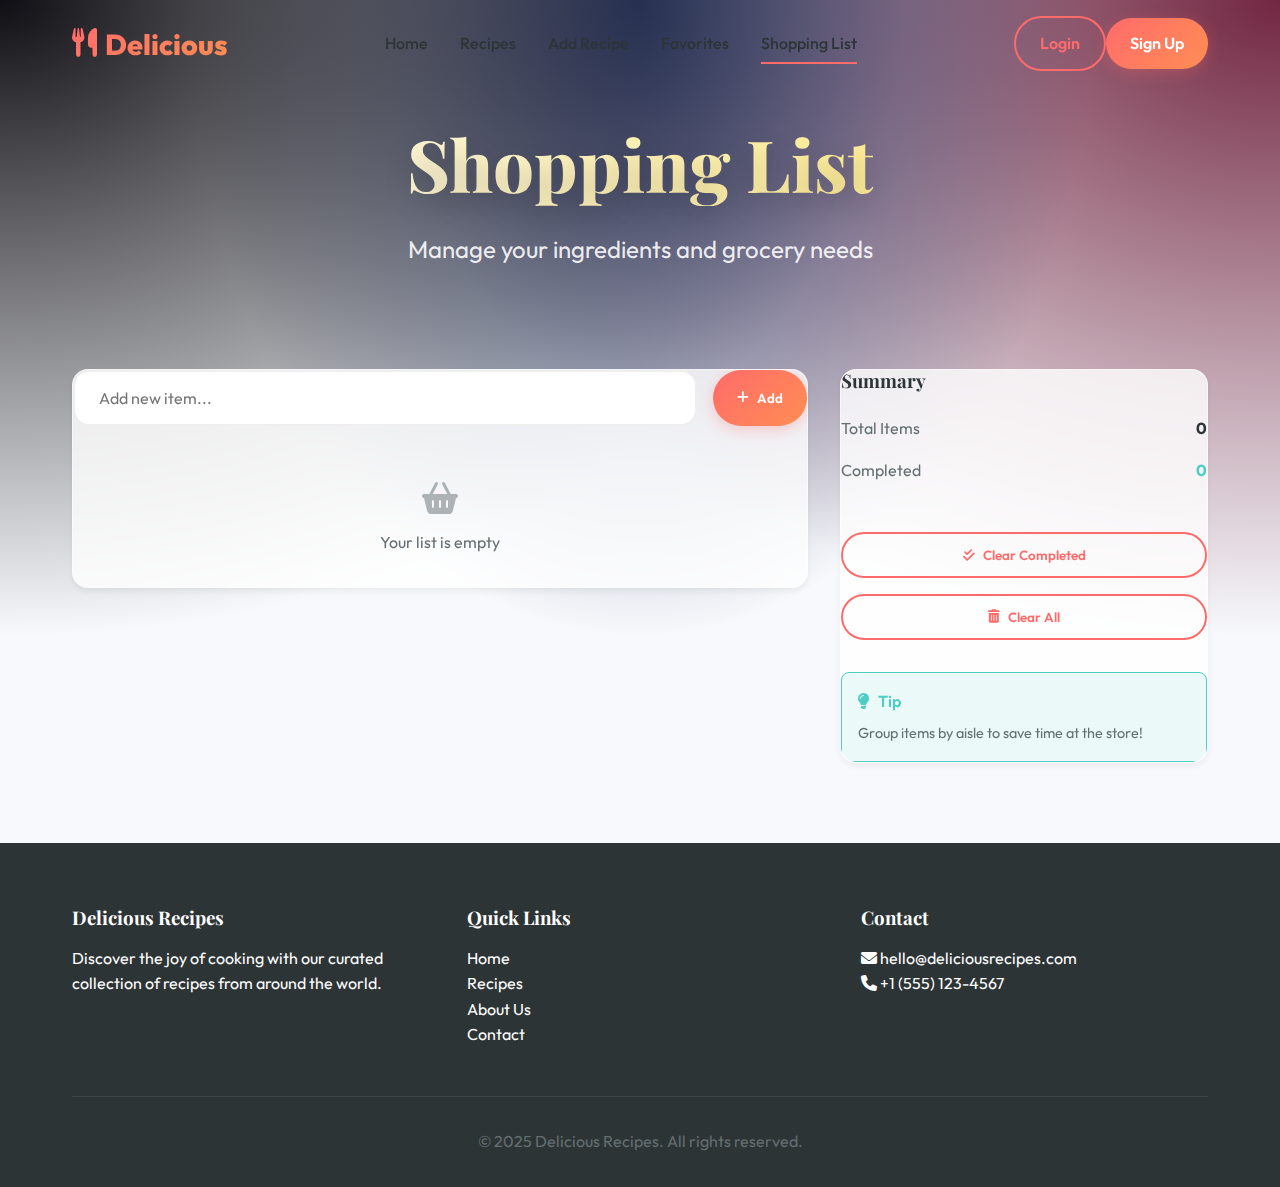
<file: shopping-list.html>
<!DOCTYPE html>
<html lang="en">

<head>
    <meta charset="UTF-8">
    <meta name="viewport" content="width=device-width, initial-scale=1.0">
    <title>Shopping List - Delicious Recipes</title>
    <link rel="stylesheet" href="https://cdnjs.cloudflare.com/ajax/libs/font-awesome/6.0.0/css/all.min.css">
    <link rel="stylesheet" href="style.css">
    <link rel="icon" href="data:,">
</head>

<body>

    <nav class="navbar">
        <div class="container nav-content">
            <a href="index.html" class="logo">
                <i class="fas fa-utensils"></i> Delicious
            </a>

            <div class="nav-links">
                <a href="index.html" class="nav-link">Home</a>
                <a href="recipes.html" class="nav-link">Recipes</a>
                <a href="add_recipe.html" class="nav-link">Add Recipe</a>
                <a href="favorites.html" class="nav-link">Favorites</a>
                <a href="shopping-list.html" class="nav-link active">Shopping List</a>
            </div>

            <div class="auth-buttons flex-center">
                <a href="login.html" class="btn btn-outline" id="loginLink">Login</a>
                <a href="signup.html" class="btn btn-primary" id="signupLink">Sign Up</a>

                <div class="user-menu" id="userMenu" style="display: none;">
                    <span class="user-name" id="userName"></span>
                    <button onclick="logout()" class="btn btn-outline" style="margin-left: 10px;">Logout</button>
                </div>
            </div>
        </div>
    </nav>

    <div class="hero-small" style="text-align: center; padding: 120px 0 60px;">
        <div class="container">
            <h1 class="hero-title">Shopping List</h1>
            <p class="hero-subtitle">Manage your ingredients and grocery needs</p>
        </div>
    </div>

    <div class="container" style="margin-bottom: 5rem;">
        <div class="grid" style="grid-template-columns: 2fr 1fr; gap: 2rem;">
            <!-- Main List -->
            <div>
                <div class="glass-card" style="margin-bottom: 2rem;">
                    <div class="flex" style="gap: 1rem; margin-bottom: 1.5rem;">
                        <input type="text" id="newItemInput" class="input-field" placeholder="Add new item..."
                            style="flex: 1;">
                        <button onclick="addItem()" class="btn btn-primary" style="justify-content: center;">
                            <i class="fas fa-plus"></i> Add
                        </button>
                    </div>

                    <div id="shoppingList" style="display: flex; flex-direction: column; gap: 0.5rem;">
                        <!-- Items will be loaded here -->
                        <div style="text-align: center; padding: 2rem; color: var(--gray);">
                            <i class="fas fa-shopping-basket"
                                style="font-size: 2rem; margin-bottom: 1rem; opacity: 0.5;"></i>
                            <p>Your list is empty</p>
                        </div>
                    </div>
                </div>
            </div>

            <!-- Sidebar -->
            <div>
                <div class="glass-card" style="position: sticky; top: 100px;">
                    <h3 class="section-title" style="margin-bottom: 1.5rem;">Summary</h3>

                    <div class="flex-between" style="margin-bottom: 1rem;">
                        <span style="color: var(--gray);">Total Items</span>
                        <span id="totalCount" style="font-weight: 700;">0</span>
                    </div>

                    <div class="flex-between" style="margin-bottom: 1rem;">
                        <span style="color: var(--gray);">Completed</span>
                        <span id="completedCount" style="font-weight: 700; color: var(--secondary);">0</span>
                    </div>

                    <div style="height: 1px; background: var(--light); margin: 1.5rem 0;"></div>

                    <button onclick="clearCompleted()" class="btn btn-outline"
                        style="width: 100%; justify-content: center; margin-bottom: 1rem;">
                        <i class="fas fa-check-double"></i> Clear Completed
                    </button>

                    <button onclick="clearAll()" class="btn btn-outline"
                        style="width: 100%; justify-content: center; border-color: var(--primary); color: var(--primary);">
                        <i class="fas fa-trash-alt"></i> Clear All
                    </button>

                    <div
                        style="margin-top: 2rem; padding: 1rem; background: rgba(78, 205, 196, 0.1); border-radius: var(--radius-sm); border: 1px solid var(--secondary);">
                        <div
                            style="display: flex; align-items: center; gap: 0.5rem; margin-bottom: 0.5rem; color: var(--secondary); font-weight: 600;">
                            <i class="fas fa-lightbulb"></i> Tip
                        </div>
                        <p style="font-size: 0.9rem; color: var(--gray);">Group items by aisle to save time at the
                            store!</p>
                    </div>
                </div>
            </div>
        </div>
    </div>

    <footer class="footer">
        <div class="container">
            <div class="footer-content">
                <div class="footer-section">
                    <h3>Delicious Recipes</h3>
                    <p>Discover the joy of cooking with our curated collection of recipes from around the world.</p>
                </div>
                <div class="footer-section">
                    <h3>Quick Links</h3>
                    <ul class="footer-links">
                        <li><a href="index.html">Home</a></li>
                        <li><a href="recipes.html">Recipes</a></li>
                        <li><a href="about.html">About Us</a></li>
                        <li><a href="contact.html">Contact</a></li>
                    </ul>
                </div>
                <div class="footer-section">
                    <h3>Contact</h3>
                    <p><i class="fas fa-envelope"></i> hello@deliciousrecipes.com</p>
                    <p><i class="fas fa-phone"></i> +1 (555) 123-4567</p>
                </div>
            </div>
            <div class="footer-bottom">
                <p>&copy; 2025 Delicious Recipes. All rights reserved.</p>
            </div>
        </div>
    </footer>

    <script src="main.js"></script>
    <script src="dark-mode-handler.js"></script>

    <script>
        // Shopping List Logic
        let items = JSON.parse(localStorage.getItem('shoppingList') || '[]');

        function saveItems() {
            localStorage.setItem('shoppingList', JSON.stringify(items));
            renderList();
        }

        function addItem() {
            const input = document.getElementById('newItemInput');
            const text = input.value.trim();

            if (text) {
                items.push({
                    id: Date.now(),
                    text: text,
                    completed: false
                });
                input.value = '';
                saveItems();
            }
        }

        function toggleItem(id) {
            const item = items.find(i => i.id === id);
            if (item) {
                item.completed = !item.completed;
                saveItems();
            }
        }

        function deleteItem(id) {
            items = items.filter(i => i.id !== id);
            saveItems();
        }

        function clearCompleted() {
            items = items.filter(i => !i.completed);
            saveItems();
        }

        function clearAll() {
            if (confirm('Are you sure you want to clear your entire list?')) {
                items = [];
                saveItems();
            }
        }

        function renderList() {
            const list = document.getElementById('shoppingList');
            const totalCount = document.getElementById('totalCount');
            const completedCount = document.getElementById('completedCount');

            totalCount.textContent = items.length;
            completedCount.textContent = items.filter(i => i.completed).length;

            if (items.length === 0) {
                list.innerHTML = `
                    <div style="text-align: center; padding: 2rem; color: var(--gray);">
                        <i class="fas fa-shopping-basket" style="font-size: 2rem; margin-bottom: 1rem; opacity: 0.5;"></i>
                        <p>Your list is empty</p>
                    </div>
                `;
                return;
            }

            list.innerHTML = items.map(item => `
                <div class="shopping-item ${item.completed ? 'completed' : ''}" style="display: flex; align-items: center; gap: 1rem; padding: 1rem; background: var(--light); border-radius: var(--radius-sm); transition: all 0.2s;">
                    <div onclick="toggleItem(${item.id})" style="width: 24px; height: 24px; border: 2px solid ${item.completed ? 'var(--secondary)' : 'var(--gray)'}; border-radius: 50%; display: flex; align-items: center; justify-content: center; cursor: pointer; background: ${item.completed ? 'var(--secondary)' : 'transparent'}; transition: all 0.2s;">
                        ${item.completed ? '<i class="fas fa-check" style="color: white; font-size: 0.8rem;"></i>' : ''}
                    </div>
                    <span style="flex: 1; text-decoration: ${item.completed ? 'line-through' : 'none'}; color: ${item.completed ? 'var(--gray)' : 'var(--dark)'}; transition: all 0.2s;">${item.text}</span>
                    <button onclick="deleteItem(${item.id})" style="background: none; border: none; color: var(--gray); cursor: pointer; padding: 0.5rem; transition: color 0.2s;">
                        <i class="fas fa-trash-alt"></i>
                    </button>
                </div>
            `).join('');
        }

        document.getElementById('newItemInput').addEventListener('keypress', (e) => {
            if (e.key === 'Enter') addItem();
        });

        // Initial render
        renderList();
    </script>

    <style>
        .shopping-item:hover {
            transform: translateX(5px);
            background: white !important;
            box-shadow: var(--shadow-sm);
        }

        .shopping-item button:hover {
            color: var(--primary) !important;
        }
    </style>
</body>

</html>
</file>
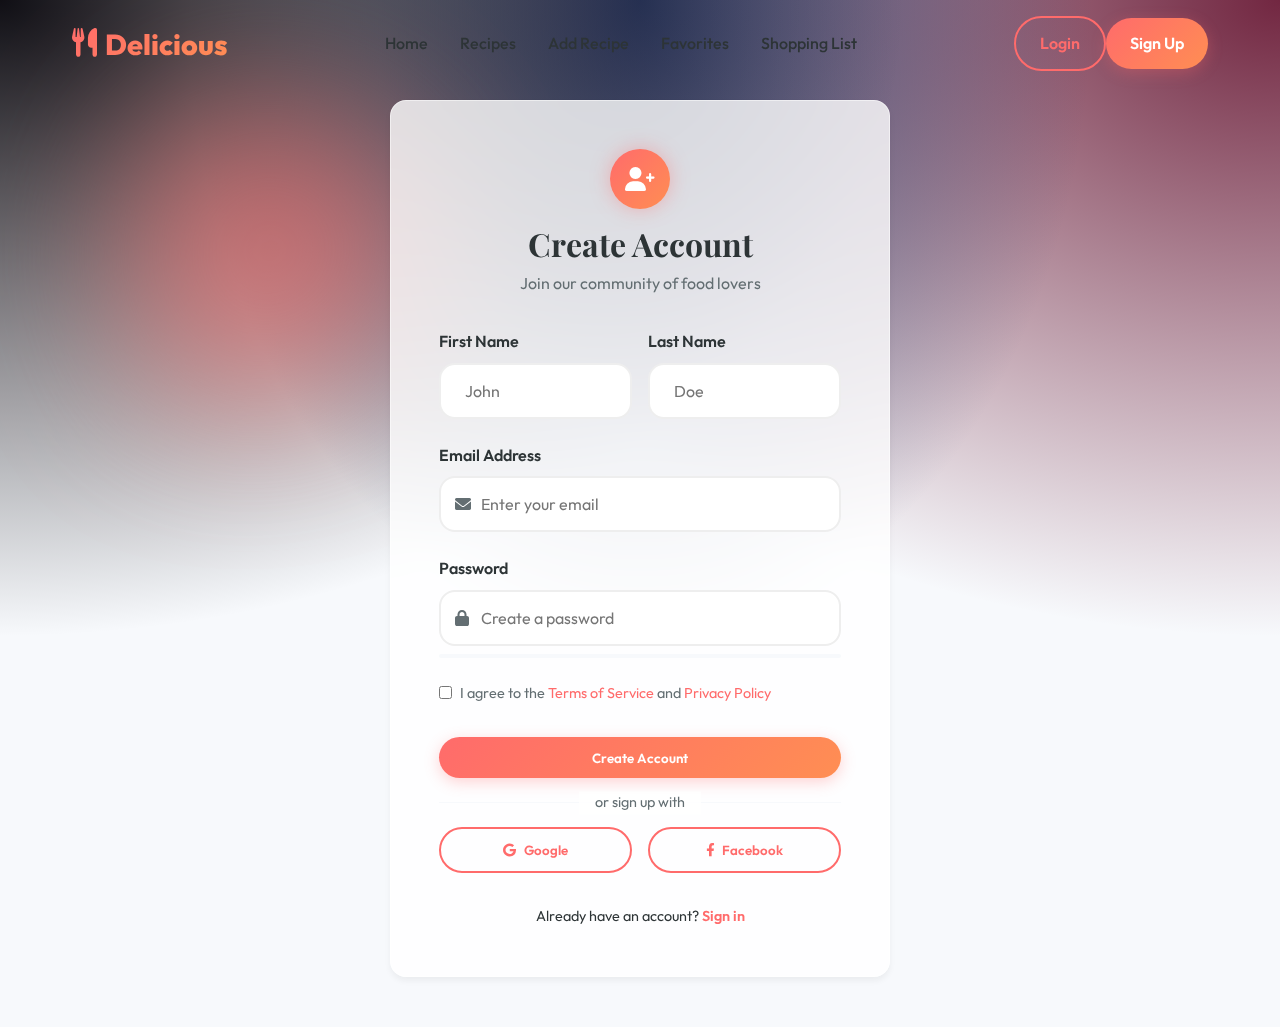
<file: signup.html>
<!DOCTYPE html>
<html lang="en">

<head>
    <meta charset="UTF-8">
    <meta name="viewport" content="width=device-width, initial-scale=1.0">
    <title>Sign Up - Delicious Recipes</title>
    <link rel="stylesheet" href="https://cdnjs.cloudflare.com/ajax/libs/font-awesome/6.0.0/css/all.min.css">
    <link rel="stylesheet" href="style.css">
    <link rel="icon" href="data:,">
</head>

<body>

    <nav class="navbar">
        <div class="container nav-content">
            <a href="index.html" class="logo">
                <i class="fas fa-utensils"></i> Delicious
            </a>

            <div class="nav-links">
                <a href="index.html" class="nav-link">Home</a>
                <a href="recipes.html" class="nav-link">Recipes</a>
                <a href="add_recipe.html" class="nav-link">Add Recipe</a>
                <a href="favorites.html" class="nav-link">Favorites</a>
                <a href="shopping-list.html" class="nav-link">Shopping List</a>
            </div>

            <div class="auth-buttons flex-center">
                <a href="login.html" class="btn btn-outline" id="loginLink">Login</a>
                <a href="signup.html" class="btn btn-primary active" id="signupLink">Sign Up</a>
            </div>
        </div>
    </nav>

    <div
        style="min-height: 100vh; display: flex; align-items: center; justify-content: center; padding: 100px 20px 50px; position: relative; overflow: hidden;">
        <!-- Background Blobs -->
        <div class="blob blob-1" style="top: 10%; left: 10%;"></div>
        <div class="blob blob-3" style="bottom: 10%; right: 10%;"></div>

        <div class="glass-card" style="width: 100%; max-width: 500px; padding: 3rem; position: relative; z-index: 10;">
            <div style="text-align: center; margin-bottom: 2rem;">
                <div
                    style="width: 60px; height: 60px; background: var(--gradient-main); border-radius: 50%; display: flex; align-items: center; justify-content: center; margin: 0 auto 1rem; color: white; font-size: 1.5rem; box-shadow: var(--shadow-glow);">
                    <i class="fas fa-user-plus"></i>
                </div>
                <h2 style="font-family: 'Playfair Display', serif; font-size: 2rem; margin-bottom: 0.5rem;">Create
                    Account</h2>
                <p style="color: var(--gray);">Join our community of food lovers</p>
            </div>

            <form id="signupForm">
                <div class="grid" style="grid-template-columns: 1fr 1fr; gap: 1rem; margin-bottom: 1.5rem;">
                    <div>
                        <label style="display: block; margin-bottom: 0.5rem; font-weight: 600;">First Name</label>
                        <input type="text" id="firstName" class="input-field" placeholder="John" required>
                    </div>
                    <div>
                        <label style="display: block; margin-bottom: 0.5rem; font-weight: 600;">Last Name</label>
                        <input type="text" id="lastName" class="input-field" placeholder="Doe" required>
                    </div>
                </div>

                <div style="margin-bottom: 1.5rem;">
                    <label style="display: block; margin-bottom: 0.5rem; font-weight: 600;">Email Address</label>
                    <div style="position: relative;">
                        <input type="email" id="email" class="input-field" placeholder="Enter your email"
                            style="padding-left: 2.5rem;" required>
                        <i class="fas fa-envelope"
                            style="position: absolute; left: 1rem; top: 50%; transform: translateY(-50%); color: var(--gray);"></i>
                    </div>
                </div>

                <div style="margin-bottom: 1.5rem;">
                    <label style="display: block; margin-bottom: 0.5rem; font-weight: 600;">Password</label>
                    <div style="position: relative;">
                        <input type="password" id="password" class="input-field" placeholder="Create a password"
                            style="padding-left: 2.5rem;" required>
                        <i class="fas fa-lock"
                            style="position: absolute; left: 1rem; top: 50%; transform: translateY(-50%); color: var(--gray);"></i>
                    </div>
                    <div
                        style="margin-top: 0.5rem; height: 4px; background: var(--light); border-radius: 2px; overflow: hidden;">
                        <div id="passwordStrength"
                            style="height: 100%; width: 0%; background: var(--secondary); transition: width 0.3s;">
                        </div>
                    </div>
                </div>

                <div style="margin-bottom: 2rem;">
                    <label class="flex" style="gap: 0.5rem; cursor: pointer; align-items: flex-start;">
                        <input type="checkbox" required style="accent-color: var(--primary); margin-top: 4px;">
                        <span style="font-size: 0.9rem; color: var(--gray);">I agree to the <a href="#"
                                style="color: var(--primary);">Terms of Service</a> and <a href="#"
                                style="color: var(--primary);">Privacy Policy</a></span>
                    </label>
                </div>

                <button type="submit" class="btn btn-primary"
                    style="width: 100%; justify-content: center; margin-bottom: 1.5rem;">
                    Create Account
                </button>

                <div style="text-align: center; margin-bottom: 1.5rem; position: relative;">
                    <hr style="border: none; border-top: 1px solid var(--light);">
                    <span
                        style="position: absolute; top: 50%; left: 50%; transform: translate(-50%, -50%); background: rgba(255,255,255,0.8); padding: 0 1rem; color: var(--gray); font-size: 0.9rem;">or
                        sign up with</span>
                </div>

                <div class="grid" style="grid-template-columns: 1fr 1fr; gap: 1rem; margin-bottom: 2rem;">
                    <button type="button" class="btn btn-outline" style="justify-content: center;">
                        <i class="fab fa-google"></i> Google
                    </button>
                    <button type="button" class="btn btn-outline" style="justify-content: center;">
                        <i class="fab fa-facebook-f"></i> Facebook
                    </button>
                </div>

                <p style="text-align: center; font-size: 0.9rem;">
                    Already have an account? <a href="login.html"
                        style="color: var(--primary); text-decoration: none; font-weight: 600;">Sign in</a>
                </p>
            </form>
        </div>
    </div>

    <script src="main.js"></script>
    <script src="dark-mode-handler.js"></script>

    <script>
        document.getElementById('password').addEventListener('input', function (e) {
            const val = e.target.value;
            const bar = document.getElementById('passwordStrength');
            let strength = 0;
            if (val.length > 5) strength += 20;
            if (val.length > 8) strength += 20;
            if (/[A-Z]/.test(val)) strength += 20;
            if (/[0-9]/.test(val)) strength += 20;
            if (/[^A-Za-z0-9]/.test(val)) strength += 20;

            bar.style.width = strength + '%';
            if (strength < 40) bar.style.background = '#ff6b6b';
            else if (strength < 80) bar.style.background = '#feca57';
            else bar.style.background = '#1dd1a1';
        });

        document.getElementById('signupForm').addEventListener('submit', async (e) => {
            e.preventDefault();
            const btn = e.target.querySelector('button[type="submit"]');
            btn.innerHTML = '<i class="fas fa-spinner fa-spin"></i> Creating Account...';
            btn.disabled = true;

            const email = document.getElementById('email').value;
            const firstName = document.getElementById('firstName').value;

            // Simulate API call
            await new Promise(r => setTimeout(r, 1500));

            // Create dummy session
            const session = {
                name: firstName,
                email: email,
                avatar: `https://ui-avatars.com/api/?name=${firstName}&background=FF6B6B&color=fff`
            };

            localStorage.setItem('userSession', JSON.stringify(session));
            window.location.href = 'index.html';
        });

        // Check if already logged in
        if (localStorage.getItem('userSession')) {
            window.location.href = 'index.html';
        }
    </script>
</body>

</html>
</file>
<file: style.css>
/* Modern Design System - Delicious Recipes */
@import url('https://fonts.googleapis.com/css2?family=Outfit:wght@300;400;500;600;700;800&family=Playfair+Display:ital,wght@0,400;0,700;1,400&display=swap');

:root {
    /* Color Palette */
    --primary: #FF6B6B;
    --primary-dark: #EE5253;
    --secondary: #4ECDC4;
    --accent: #FFE66D;
    --dark: #2D3436;
    --light: #F7F9FC;
    --white: #FFFFFF;
    --gray: #636E72;
    
    /* Gradients */
    --gradient-main: linear-gradient(135deg, #FF6B6B 0%, #FF8E53 100%);
    --gradient-bg: linear-gradient(135deg, #f5f7fa 0%, #c3cfe2 100%);
    --gradient-glass: linear-gradient(135deg, rgba(255, 255, 255, 0.8), rgba(255, 255, 255, 0.2));
    
    /* Shadows */
    --shadow-sm: 0 4px 6px rgba(0, 0, 0, 0.05);
    --shadow-md: 0 10px 20px rgba(0, 0, 0, 0.08);
    --shadow-lg: 0 20px 40px rgba(0, 0, 0, 0.12);
    --shadow-glow: 0 0 20px rgba(255, 107, 107, 0.4);
    
    /* Spacing & Radius */
    --radius-sm: 8px;
    --radius-md: 16px;
    --radius-lg: 24px;
    --radius-full: 9999px;
    
    /* Transitions */
    --transition-fast: 0.2s cubic-bezier(0.4, 0, 0.2, 1);
    --transition-smooth: 0.4s cubic-bezier(0.4, 0, 0.2, 1);
    --transition-bounce: 0.5s cubic-bezier(0.68, -0.55, 0.265, 1.55);
}

/* Dark Theme */
:root[data-theme="dark"] {
    --primary: #FF6B6B;
    --primary-dark: #FF5252;
    --secondary: #4ECDC4;
    --accent: #FFE66D;
    --dark: #E8EAED;
    --light: #1A1D23;
    --white: #2D3139;
    --gray: #B0B3B8;
    
    --gradient-main: linear-gradient(135deg, #FF6B6B 0%, #FF8E53 100%);
    --gradient-bg: linear-gradient(135deg, #1a1d23 0%, #2d3139 100%);
    --gradient-glass: linear-gradient(135deg, rgba(45, 49, 57, 0.8), rgba(45, 49, 57, 0.2));
    
    --shadow-sm: 0 4px 6px rgba(0, 0, 0, 0.3);
    --shadow-md: 0 10px 20px rgba(0, 0, 0, 0.4);
    --shadow-lg: 0 20px 40px rgba(0, 0, 0, 0.5);
}

:root[data-theme="dark"] body {
    background: var(--light);
    background-image: 
        radial-gradient(at 0% 0%, hsla(253,16%,15%,1) 0, transparent 50%), 
        radial-gradient(at 50% 0%, hsla(225,39%,20%,1) 0, transparent 50%), 
        radial-gradient(at 100% 0%, hsla(339,49%,20%,1) 0, transparent 50%);
    color: var(--dark);
}

:root[data-theme="dark"] .glass-card {
    background: rgba(45, 49, 57, 0.6);
    border: 1px solid rgba(255, 255, 255, 0.1);
}

:root[data-theme="dark"] .glass-card:hover {
    background: rgba(45, 49, 57, 0.8);
}

:root[data-theme="dark"] .glass-panel {
    background: rgba(45, 49, 57, 0.5);
    border: 1px solid rgba(255, 255, 255, 0.1);
}

:root[data-theme="dark"] .navbar.scrolled {
    background: rgba(26, 29, 35, 0.9);
}

:root[data-theme="dark"] .input-field {
    background: rgba(45, 49, 57, 0.5);
    border-color: rgba(255, 255, 255, 0.1);
    color: var(--dark);
}

:root[data-theme="dark"] .input-field:focus {
    background: rgba(45, 49, 57, 0.7);
    border-color: var(--primary);
}

:root[data-theme="dark"] footer {
    background: #0F1115;
}

/* Theme Toggle Button */
.theme-toggle {
    background: rgba(255, 255, 255, 0.1);
    border: 2px solid rgba(255, 255, 255, 0.2);
    border-radius: 50%;
    width: 45px;
    height: 45px;
    display: flex;
    align-items: center;
    justify-content: center;
    cursor: pointer;
    transition: var(--transition-smooth);
    margin-right: 1rem;
    color: var(--dark);
    font-size: 1.2rem;
}

.theme-toggle:hover {
    background: rgba(255, 107, 107, 0.2);
    border-color: var(--primary);
    transform: rotate(180deg);
}

.theme-transitioning * {
    transition: background-color 0.3s ease, color 0.3s ease, border-color 0.3s ease !important;
}

/* Base Reset & Typography */
* {
    margin: 0;
    padding: 0;
    box-sizing: border-box;
}

body {
    font-family: 'Outfit', sans-serif;
    background: var(--light);
    background-image: 
        radial-gradient(at 0% 0%, hsla(253,16%,7%,1) 0, transparent 50%), 
        radial-gradient(at 50% 0%, hsla(225,39%,30%,1) 0, transparent 50%), 
        radial-gradient(at 100% 0%, hsla(339,49%,30%,1) 0, transparent 50%);
    background-attachment: fixed;
    color: var(--dark);
    line-height: 1.6;
    overflow-x: hidden;
    min-height: 100vh;
}

h1, h2, h3, h4, h5, h6 {
    font-family: 'Playfair Display', serif;
    line-height: 1.2;
    margin-bottom: 1rem;
}

a {
    text-decoration: none;
    color: inherit;
    transition: var(--transition-fast);
}

ul {
    list-style: none;
}

/* Layout Utilities */
.container {
    max-width: 1200px;
    margin: 0 auto;
    padding: 0 2rem;
}

.grid {
    display: grid;
    gap: 2rem;
}

.flex {
    display: flex;
    gap: 1rem;
}

.flex-center {
    display: flex;
    align-items: center;
    justify-content: center;
}

.flex-between {
    display: flex;
    align-items: center;
    justify-content: space-between;
}

/* Glassmorphism Components */
.glass-panel {
    background: rgba(255, 255, 255, 0.7);
    backdrop-filter: blur(12px);
    -webkit-backdrop-filter: blur(12px);
    border: 1px solid rgba(255, 255, 255, 0.3);
    box-shadow: var(--shadow-md);
}

.glass-card {
    background: rgba(255, 255, 255, 0.8);
    backdrop-filter: blur(10px);
    border-radius: var(--radius-md);
    border: 1px solid rgba(255, 255, 255, 0.5);
    box-shadow: var(--shadow-sm);
    transition: var(--transition-smooth);
    overflow: hidden;
}

.glass-card:hover {
    transform: translateY(-5px);
    box-shadow: var(--shadow-lg);
    background: rgba(255, 255, 255, 0.95);
}

/* Navigation */
.navbar {
    position: fixed;
    top: 0;
    left: 0;
    width: 100%;
    z-index: 1000;
    padding: 1rem 0;
    transition: var(--transition-smooth);
}

.navbar.scrolled {
    background: rgba(255, 255, 255, 0.9);
    backdrop-filter: blur(15px);
    padding: 0.8rem 0;
    box-shadow: var(--shadow-sm);
}

.nav-content {
    display: flex;
    justify-content: space-between;
    align-items: center;
}

.logo {
    font-size: 1.8rem;
    font-weight: 800;
    background: var(--gradient-main);
    -webkit-background-clip: text;
    -webkit-text-fill-color: transparent;
    display: flex;
    align-items: center;
    gap: 0.5rem;
}

.nav-links {
    display: flex;
    gap: 2rem;
    align-items: center;
}

.nav-link {
    font-weight: 500;
    position: relative;
    padding: 0.5rem 0;
}

.nav-link::after {
    content: '';
    position: absolute;
    bottom: 0;
    left: 0;
    width: 0;
    height: 2px;
    background: var(--primary);
    transition: var(--transition-fast);
}

.nav-link:hover::after,
.nav-link.active::after {
    width: 100%;
}

/* Buttons */
.btn {
    display: inline-flex;
    align-items: center;
    gap: 0.5rem;
    padding: 0.8rem 1.5rem;
    border-radius: var(--radius-full);
    font-weight: 600;
    cursor: pointer;
    border: none;
    transition: var(--transition-bounce);
    font-family: 'Outfit', sans-serif;
}

.btn-primary {
    background: var(--gradient-main);
    color: var(--white);
    box-shadow: 0 4px 15px rgba(255, 107, 107, 0.3);
}

.btn-primary:hover {
    transform: translateY(-2px);
    box-shadow: 0 8px 20px rgba(255, 107, 107, 0.4);
}

.btn-outline {
    background: transparent;
    border: 2px solid var(--primary);
    color: var(--primary);
}

.btn-outline:hover {
    background: var(--primary);
    color: var(--white);
}

/* Hero Section */
.hero {
    min-height: 80vh;
    display: flex;
    align-items: center;
    justify-content: center;
    text-align: center;
    padding-top: 80px;
    position: relative;
    overflow: hidden;
}

.hero-content {
    max-width: 800px;
    z-index: 2;
}

.hero-title {
    font-size: 4.5rem;
    font-weight: 800;
    margin-bottom: 1.5rem;
    background: linear-gradient(to right, #fff, #ffe66d);
    -webkit-background-clip: text;
    -webkit-text-fill-color: transparent;
    text-shadow: 0 10px 30px rgba(0,0,0,0.2);
    animation: fadeInUp 1s ease-out;
}

.hero-subtitle {
    font-size: 1.5rem;
    color: rgba(255, 255, 255, 0.9);
    margin-bottom: 2.5rem;
    animation: fadeInUp 1s ease-out 0.2s backwards;
}

.hero-bg {
    position: absolute;
    top: 0;
    left: 0;
    width: 100%;
    height: 100%;
    z-index: 1;
}

.blob {
    position: absolute;
    filter: blur(80px);
    opacity: 0.6;
    animation: float 10s infinite ease-in-out;
}

.blob-1 {
    top: 20%;
    left: 20%;
    width: 300px;
    height: 300px;
    background: var(--primary);
    border-radius: 40% 60% 70% 30% / 40% 50% 60% 50%;
}

.blob-2 {
    bottom: 20%;
    right: 20%;
    width: 400px;
    height: 400px;
    background: var(--secondary);
    border-radius: 60% 40% 30% 70% / 60% 30% 70% 40%;
    animation-delay: -5s;
}

/* Feature Cards */
.features-grid {
    display: grid;
    grid-template-columns: repeat(auto-fit, minmax(300px, 1fr));
    gap: 2rem;
    padding: 4rem 0;
}

.feature-card {
    padding: 2.5rem;
    text-align: center;
}

.feature-icon {
    font-size: 3rem;
    margin-bottom: 1.5rem;
    background: var(--gradient-main);
    -webkit-background-clip: text;
    -webkit-text-fill-color: transparent;
}

/* Recipe Cards */
.recipe-grid {
    display: grid;
    grid-template-columns: repeat(auto-fill, minmax(300px, 1fr));
    gap: 2rem;
    padding: 2rem 0;
}

.recipe-card-img {
    width: 100%;
    height: 200px;
    object-fit: cover;
    border-bottom: 1px solid rgba(0,0,0,0.05);
}

.recipe-card-content {
    padding: 1.5rem;
}

.recipe-tags {
    display: flex;
    gap: 0.5rem;
    margin-bottom: 1rem;
}

.tag {
    font-size: 0.75rem;
    padding: 0.25rem 0.75rem;
    border-radius: var(--radius-full);
    background: rgba(255, 107, 107, 0.1);
    color: var(--primary);
    font-weight: 600;
}

/* Search Section */
.search-container {
    background: var(--white);
    padding: 2rem;
    border-radius: var(--radius-lg);
    box-shadow: var(--shadow-lg);
    margin-bottom: 3rem;
    transform: translateY(-50px);
}

.search-form {
    display: grid;
    grid-template-columns: 2fr 1fr 1fr auto;
    gap: 1rem;
}

.input-group {
    position: relative;
}

.input-field {
    width: 100%;
    padding: 1rem 1.5rem;
    border: 2px solid #eee;
    border-radius: var(--radius-md);
    font-family: inherit;
    font-size: 1rem;
    transition: var(--transition-fast);
}

.input-field:focus {
    outline: none;
    border-color: var(--primary);
    box-shadow: 0 0 0 4px rgba(255, 107, 107, 0.1);
}

/* Footer */
footer {
    background: var(--dark);
    color: var(--white);
    padding: 4rem 0 2rem;
    margin-top: 4rem;
}

.footer-content {
    display: grid;
    grid-template-columns: repeat(auto-fit, minmax(250px, 1fr));
    gap: 3rem;
    margin-bottom: 3rem;
}

.footer-bottom {
    border-top: 1px solid rgba(255,255,255,0.1);
    padding-top: 2rem;
    text-align: center;
    color: var(--gray);
}

/* Animations */
@keyframes float {
    0%, 100% { transform: translate(0, 0) rotate(0deg); }
    33% { transform: translate(30px, -50px) rotate(10deg); }
    66% { transform: translate(-20px, 20px) rotate(-5deg); }
}

@keyframes fadeInUp {
    from {
        opacity: 0;
        transform: translateY(30px);
    }
    to {
        opacity: 1;
        transform: translateY(0);
    }
}

/* Responsive */
@media (max-width: 768px) {
    .hero-title { font-size: 3rem; }
    .search-form { grid-template-columns: 1fr; }
    .nav-links { display: none; } /* Mobile menu to be implemented */
}
</file>
